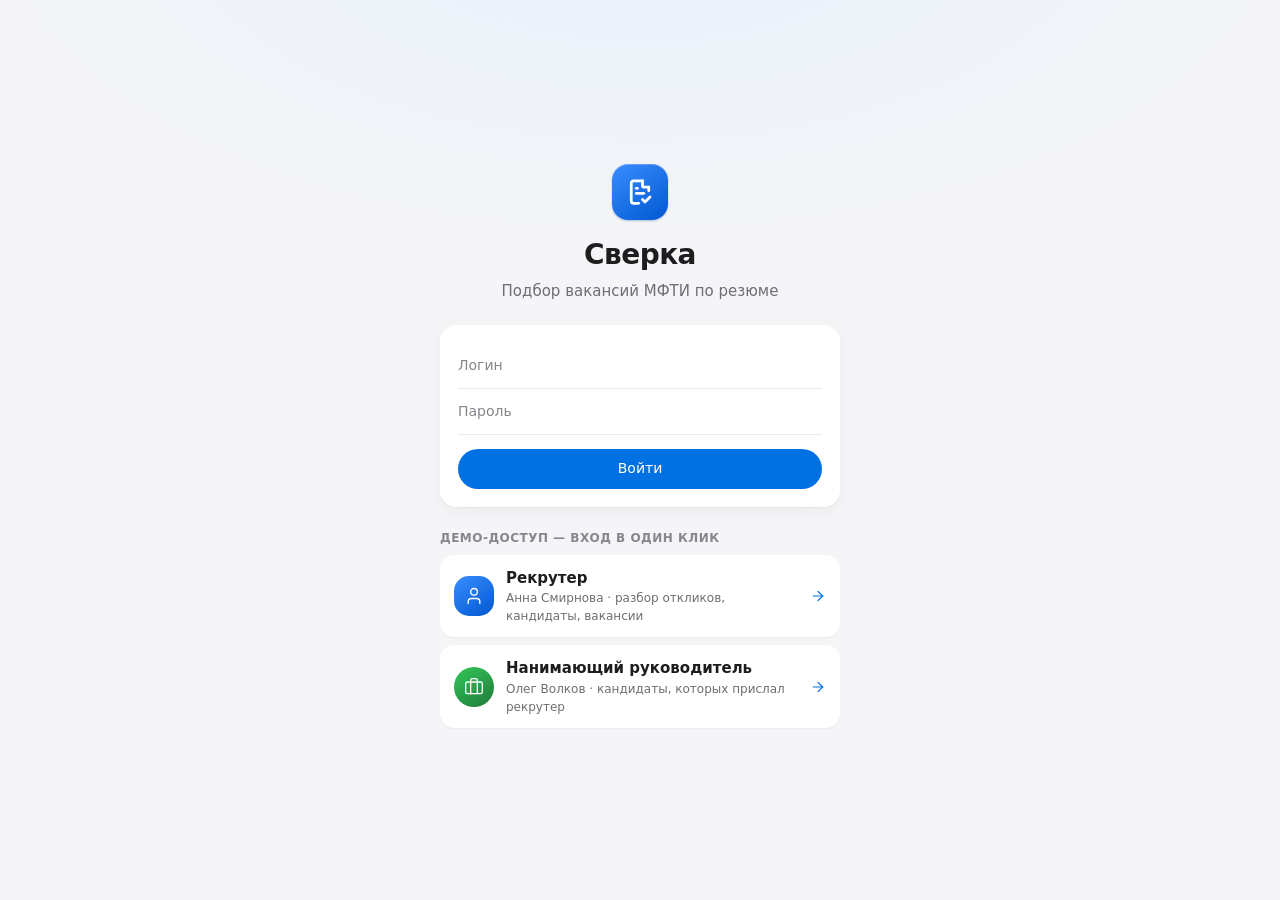
<file: design/mockup.html>
<!doctype html>
<html lang="ru">
<head>
<meta charset="utf-8">
<meta name="viewport" content="width=device-width, initial-scale=1">
<title>Сверка — макет</title>
<style>
:root{
  --bg:#f5f5f7; --surface:#fff; --fg:#1d1d1f; --fg2:#6e6e73; --fg3:#86868b;
  --line:rgba(0,0,0,.08); --accent:#0071e3; --accent-soft:#e8f1fc;
  --full:#1f7a3a; --full-bg:#e6f4ea; --part:#9a5b00; --part-bg:#fff3e0;
  --no:#c4001a; --no-bg:#fdecee; --unk:#5b5b60; --unk-bg:#efeff4;
  --hl:#fff4c2; --radius:16px;
  --spring:cubic-bezier(.2,.8,.2,1);
}
*{box-sizing:border-box;margin:0;padding:0}
body{background:var(--bg);color:var(--fg);font:15px/1.5 -apple-system,BlinkMacSystemFont,"SF Pro Text",Inter,system-ui,sans-serif;-webkit-font-smoothing:antialiased}
button{font:inherit;color:inherit;background:none;border:0;cursor:pointer}
.num{font-variant-numeric:tabular-nums}
.i{width:16px;height:16px;flex:none;fill:none;stroke:currentColor;stroke-width:1.8;stroke-linecap:round;stroke-linejoin:round}
.i-sm{width:13px;height:13px}
.i-lg{width:20px;height:20px}
.c-full{color:var(--full)} .c-part{color:var(--part)} .c-acc{color:var(--accent)} .c-no{color:var(--no)}

/* Верхняя панель — полупрозрачный материал */
.bar{position:sticky;top:0;z-index:10;display:flex;align-items:center;gap:12px;height:56px;padding:0 24px;
  background:rgba(245,245,247,.72);backdrop-filter:blur(20px) saturate(180%);-webkit-backdrop-filter:blur(20px) saturate(180%);
  border-bottom:1px solid var(--line)}
.logo{display:flex;align-items:center;gap:9px;font-weight:600;font-size:17px;letter-spacing:-.01em}
.mark{width:28px;height:28px;border-radius:8px;display:grid;place-items:center;color:#fff;
  background:linear-gradient(145deg,#3a8dff,#0058d0);box-shadow:0 1px 2px rgba(0,60,160,.3),inset 0 1px 0 rgba(255,255,255,.25)}
.mark .i{width:17px;height:17px;stroke-width:2.2}
.nav{display:flex;gap:4px;margin-left:18px}
.nav button{position:relative;display:flex;align-items:center;gap:7px;height:34px;padding:0 14px;border-radius:9px;font-size:14px;font-weight:500;color:var(--fg2);transition:background .2s,color .2s}
.nav button:hover{color:var(--fg);background:rgba(0,0,0,.04)}
.nav button[aria-current=page]{color:var(--fg);background:rgba(0,0,0,.07)}
.badge{min-width:18px;height:18px;padding:0 5px;border-radius:9px;background:var(--part);color:#fff;font-size:11px;font-weight:600;line-height:18px;text-align:center}
.badge:empty{display:none}
.spacer{flex:1}
.back{display:inline-flex;align-items:center;gap:4px;font-size:14px;color:var(--accent);padding:4px 6px;margin:-4px -6px 6px;border-radius:7px}
.back:hover{background:var(--accent-soft)}
.seg{display:flex;background:rgba(0,0,0,.06);border-radius:9px;padding:2px}
.seg button{display:flex;align-items:center;gap:6px;padding:6px 14px;border-radius:7px;font-size:13px;font-weight:500;color:var(--fg2);transition:background .2s,color .2s}
.seg button[aria-pressed=true]{background:#fff;color:var(--fg);box-shadow:0 1px 3px rgba(0,0,0,.12)}
.btn{display:inline-flex;align-items:center;gap:6px;height:32px;white-space:nowrap;flex:none;padding:0 14px;border-radius:980px;font-size:13px;font-weight:500;transition:transform .1s ease-out,background .2s}
.btn:active{transform:scale(.97)}
.btn-primary{background:var(--accent);color:#fff}
.btn-primary:hover{background:#0077ed}
.btn-ghost{background:rgba(0,0,0,.05)}
.btn-ghost:hover{background:rgba(0,0,0,.08)}
.btn-white{background:#fff;color:var(--accent);box-shadow:0 1px 2px rgba(0,0,0,.06)}
.mock-tag{font-size:11px;color:var(--fg3);border:1px solid var(--line);border-radius:6px;padding:2px 6px}

.wrap{display:grid;grid-template-columns:minmax(0,1fr) 400px;gap:24px;max-width:1360px;margin:0 auto;padding:24px}
.left>*+*,#top>*+*{margin-top:16px}
[hidden]{display:none!important}

/* Шапка */
.head{display:flex;align-items:center;gap:14px}
.avatar{width:52px;height:52px;border-radius:50%;flex:none;display:grid;place-items:center;color:#fff;background:linear-gradient(145deg,#a1a1aa,#6e6e73)}
.avatar.blue{border-radius:15px;background:linear-gradient(145deg,#3a8dff,#0058d0)}
.avatar .i{width:26px;height:26px;stroke-width:1.6}
.head .who{flex:1;min-width:0}
.head h1{font-size:28px;line-height:1.1;letter-spacing:-.02em;font-weight:700}
.sub{display:flex;flex-wrap:wrap;align-items:center;gap:6px 14px;color:var(--fg2);margin-top:5px;font-size:14px}
.sub span{display:inline-flex;align-items:center;gap:5px}
.side{display:flex;flex-direction:column;align-items:flex-end;gap:10px}
.switch{display:flex;align-items:center;gap:8px;font-size:13px;color:var(--fg2);white-space:nowrap}
.tog{width:38px;height:22px;border-radius:11px;background:#d1d1d6;position:relative;transition:background .25s var(--spring)}
.tog::after{content:"";position:absolute;top:2px;left:2px;width:18px;height:18px;border-radius:50%;background:#fff;box-shadow:0 1px 3px rgba(0,0,0,.2);transition:transform .3s var(--spring)}
.tog[aria-checked=true]{background:#34c759}
.tog[aria-checked=true]::after{transform:translateX(16px)}
.avs{display:flex;gap:6px}
.av{width:30px;height:30px;border-radius:50%;background:#e5e5ea;color:var(--fg2);font-size:12px;font-weight:600;display:grid;place-items:center;transition:box-shadow .2s,background .2s}
.av:hover{background:#dcdce1}
.av[aria-pressed=true]{background:#fff;color:var(--accent);box-shadow:0 0 0 2px var(--accent)}

/* Плашки-подсказки */
.callout{display:flex;gap:12px;align-items:center;border-radius:var(--radius);padding:14px 16px;
  background:linear-gradient(120deg,#eaf2fd 0%,#eeeefc 100%);border:1px solid rgba(0,113,227,.12)}
.callout b{font-weight:600}
.callout .ico{flex:none;width:28px;height:28px;border-radius:50%;background:var(--accent);color:#fff;display:grid;place-items:center;box-shadow:0 2px 6px rgba(0,113,227,.3)}
.callout .btn{margin-left:auto;flex:none}

/* Карточки и рейтинг */
.card{background:var(--surface);border-radius:var(--radius);box-shadow:0 1px 2px rgba(0,0,0,.04),0 6px 20px rgba(0,0,0,.04)}
.rank{overflow:hidden}
.rrow{display:grid;grid-template-columns:40px minmax(0,1fr) 150px 120px;align-items:center;gap:16px;width:100%;text-align:left;padding:14px 18px;border-top:1px solid var(--line);transition:background .15s}
.rrow:first-child{border-top:0}
.rrow:hover{background:rgba(0,0,0,.02)}
.rrow[aria-selected=true]{background:#f7f9fd;box-shadow:inset 3px 0 0 var(--accent)}
.rrow.close{box-shadow:inset 3px 0 0 #b9cdf0}
.rrow.close[aria-selected=true]{box-shadow:inset 3px 0 0 var(--accent)}
.tile{width:40px;height:40px;border-radius:11px;display:grid;place-items:center;position:relative}
.tile.round{border-radius:50%}
.tile .i{width:19px;height:19px}
.tile em{position:absolute;right:-5px;top:-5px;min-width:18px;height:18px;border-radius:9px;background:#fff;color:var(--fg2);font:600 11px/18px -apple-system,system-ui,sans-serif;text-align:center;font-style:normal;box-shadow:0 1px 3px rgba(0,0,0,.15)}
.t-ok{background:var(--full-bg);color:var(--full)} .t-mid{background:var(--part-bg);color:var(--part)} .t-bad{background:var(--unk-bg);color:var(--unk)}
.rrow .t{font-weight:600}
.meta{display:flex;flex-wrap:wrap;gap:4px 12px;font-size:13px;color:var(--fg2)}
.meta span{display:inline-flex;align-items:center;gap:4px}
.meta .bl{color:var(--no)} .meta .ex{color:var(--accent)} .meta .cl{color:var(--part)}
.score{display:flex;align-items:center;gap:10px}
.score .n{font-size:22px;font-weight:600;letter-spacing:-.02em;width:34px}
.range{position:relative;flex:1;height:6px;background:#ececf0;border-radius:3px}
.range i{position:absolute;top:0;bottom:0;background:rgba(0,113,227,.22);border-radius:3px}
.range b{position:absolute;top:-3px;width:3px;height:12px;border-radius:2px;background:var(--accent)}
.lbl{display:block;font-size:11px;color:var(--fg3);margin-top:3px}
.verdict{justify-self:end;display:inline-flex;align-items:center;gap:5px;font-size:12px;font-weight:600;padding:4px 10px;border-radius:980px;white-space:nowrap}
.v-ok{background:var(--full-bg);color:var(--full)} .v-mid{background:var(--part-bg);color:var(--part)} .v-bad{background:var(--unk-bg);color:var(--unk)}

/* Обзор: тепловая карта */
.heat{padding:14px 18px 12px}
.heat-h{display:flex;align-items:center;justify-content:space-between;gap:12px;font-size:13px;color:var(--fg2);margin-bottom:8px}
.heat-h b{color:var(--fg);font-size:15px;font-weight:600;display:inline-flex;align-items:center;gap:7px}
.legend{display:flex;gap:12px;font-size:12px}
.legend span{display:inline-flex;align-items:center;gap:5px}
.legend i{width:10px;height:10px;border-radius:3px;display:inline-block}
.hg{display:grid;grid-template-columns:minmax(0,1fr) repeat(4,72px);gap:4px 6px;align-items:center}
.hg .ch{font-size:12px;color:var(--fg3);text-align:center;font-weight:600}
.hname{display:flex;align-items:center;gap:8px;text-align:left;padding:8px 10px;border-radius:10px;font-weight:500;font-size:14px;transition:background .15s}
.hname:hover{background:#f5f5f7}
.hname.on{background:#f7f9fd;color:var(--accent)}
.hcell{height:36px;border-radius:9px;font-weight:600;font-size:14px;display:grid;place-items:center;transition:transform .15s var(--spring),box-shadow .15s}
.hcell:hover{transform:scale(1.04)}
.hcell.on{box-shadow:0 0 0 2px var(--accent)}
.hcell.s-full{background:var(--full-bg);color:var(--full)} .hcell.s-partial{background:var(--part-bg);color:var(--part)} .hcell.s-unknown{background:var(--unk-bg);color:var(--unk)}

/* Разбор близких */
.pair{padding:18px}
.pair h3{display:flex;align-items:center;gap:8px;font-size:17px;letter-spacing:-.01em}
.pair .lead{color:var(--fg2);margin:4px 0 8px;font-size:14px}
.vs{display:grid;grid-template-columns:1fr auto 1fr;gap:10px;align-items:center;margin:10px 0 6px}
.vs .side-c{display:flex;align-items:center;gap:10px;padding:10px 12px;border-radius:12px;background:#f7f7f9}
.vs .side-c.win{background:var(--full-bg)}
.vs .vs-n{font-size:20px;font-weight:600;margin-left:auto}
.vs .mid{font-size:12px;font-weight:600;color:var(--fg3)}
.agree{display:flex;align-items:center;gap:8px;font-size:12px;color:var(--fg2);margin:8px 0 2px}
.agree .dots{display:flex;gap:3px}
.agree .dots i{width:8px;height:8px;border-radius:50%;background:#e0e0e5}
.agree .dots i.y{background:var(--full)}

/* Кратко */
.summary{padding:16px 18px 14px}
.sum-h{display:flex;align-items:center;gap:8px;font-size:15px;font-weight:600}
.sum-h .of{font-weight:400;color:var(--fg2);font-size:13px}
.sum-cols{display:grid;grid-template-columns:1fr 1fr;gap:6px 28px;margin-top:6px}
.h3{display:flex;align-items:center;gap:7px;font-size:13px;font-weight:600;color:var(--fg2);margin-top:8px}
.pt{display:flex;gap:9px;align-items:flex-start;width:100%;text-align:left;padding:7px 8px;margin:0 -8px;border-radius:9px;font-size:14px;transition:background .15s}
.pt:hover{background:#f5f5f7}
.pt>.i{margin-top:3px}
.pt.on{background:var(--hl)}
.ref{font:600 11px/1 ui-monospace,SFMono-Regular,monospace;color:var(--accent);background:var(--accent-soft);border-radius:5px;padding:3px 5px;margin-left:6px}
.rec{display:flex;gap:10px;background:#f7f9fd;border-radius:12px;padding:12px 14px;margin:8px 0 2px;font-size:14px}
.rec .i{margin-top:3px}

/* Вкладки */
.detail{padding:6px 0 8px}
.tabs{display:flex;gap:4px;padding:8px 14px 0}
.tabs button{display:flex;align-items:center;gap:6px;padding:8px 12px;border-radius:9px;font-size:14px;font-weight:500;color:var(--fg2);transition:background .15s,color .15s}
.tabs button:hover{color:var(--fg)}
.tabs button[aria-selected=true]{color:var(--fg);background:rgba(0,0,0,.05)}
.tabs .cnt{font-size:11px;font-weight:600;color:var(--fg3);background:rgba(0,0,0,.05);border-radius:6px;padding:0 5px}
.pane{padding:4px 18px 10px}
.pane.enter{animation:enter .28s var(--spring)}
@keyframes enter{from{opacity:0;transform:translateY(4px)}to{opacity:1;transform:none}}
.why{font-size:13px;color:var(--fg2);padding:10px 0 4px}
.why b{color:var(--fg);font-weight:600}
.grp{font-size:12px;font-weight:600;color:var(--fg3);text-transform:uppercase;letter-spacing:.04em;padding:16px 0 6px}
.req{display:grid;grid-template-columns:118px minmax(0,1fr);gap:14px;width:100%;text-align:left;padding:10px;margin:0 -10px;border-radius:11px;transition:background .15s}
.req:hover,.req.on{background:#f5f5f7}
.req .txt{font-weight:500}
.req .q{font-size:13px;color:var(--fg2);margin-top:2px}
.req .q code{font:600 11px/1 ui-monospace,SFMono-Regular,monospace;color:var(--fg3);margin-right:4px}
.req .q .ask{display:inline-flex;align-items:center;gap:4px;color:var(--accent)}
.flag{display:inline-flex;align-items:center;gap:3px;font-size:11px;font-weight:500;color:var(--fg2);background:#f0f0f3;border-radius:5px;padding:1px 6px;margin-left:6px;vertical-align:1px}
.flag.plus{background:var(--accent-soft);color:var(--accent)}
.flag.warn{background:var(--part-bg);color:var(--part)}
.st{display:inline-flex;align-items:center;gap:5px;height:24px;padding:0 9px 0 7px;border-radius:7px;font-size:12px;font-weight:600;white-space:nowrap;align-self:start}
.st .i{width:13px;height:13px;stroke-width:2.4}
.s-full{color:var(--full);background:var(--full-bg)} .s-partial{color:var(--part);background:var(--part-bg)}
.s-no{color:var(--no);background:var(--no-bg)} .s-unknown{color:var(--unk);background:var(--unk-bg)}
.list{list-style:none;padding:4px 0}
.list li{display:flex;gap:10px;align-items:flex-start;padding:9px 0;border-top:1px solid var(--line);font-size:14px}
.list li:first-child{border-top:0}
.list li>.i{margin-top:3px}
.letter{white-space:pre-wrap;background:#fafafc;border:1px solid var(--line);border-radius:12px;padding:16px;font-size:14px;margin-top:10px}
.actions{display:flex;align-items:center;gap:8px;margin-top:12px}
.stub{display:flex;gap:10px;align-items:center;color:var(--fg2);font-size:14px;padding:16px 0}

/* База */
.stats{display:grid;grid-template-columns:repeat(4,1fr);gap:12px}
.stat{padding:14px 16px}
.stat .k{display:flex;align-items:center;gap:6px;font-size:13px;color:var(--fg2)}
.stat .v{font-size:28px;font-weight:700;letter-spacing:-.02em;margin-top:2px}
.stat.warn .v{color:var(--part)}
.queue{padding:14px 18px}
.qh{display:flex;align-items:center;gap:10px;font-size:14px}
.qh b{font-weight:600}
.qh .btn{margin-left:auto}
.bar2{height:6px;border-radius:3px;background:#ececf0;overflow:hidden;margin:10px 0 8px;display:flex}
.bar2 i{height:100%}
.qfiles{display:flex;flex-wrap:wrap;gap:6px}
.qf{display:inline-flex;align-items:center;gap:5px;font-size:12px;padding:3px 8px;border-radius:7px;background:#f5f5f7;color:var(--fg2)}
.qf.ok{background:var(--full-bg);color:var(--full)} .qf.err{background:var(--no-bg);color:var(--no)} .qf.run{background:var(--accent-soft);color:var(--accent)}
.tools{display:flex;align-items:center;gap:10px;padding:12px 14px;border-bottom:1px solid var(--line)}
.search{display:flex;align-items:center;gap:8px;flex:0 1 240px;min-width:170px;white-space:nowrap;overflow:hidden;height:34px;padding:0 12px;border-radius:10px;background:#f2f2f5;color:var(--fg3);font-size:14px}
.chips{display:flex;gap:6px;flex-wrap:wrap}
.chip{height:30px;padding:0 12px;border-radius:980px;font-size:13px;font-weight:500;color:var(--fg2);background:#f2f2f5;display:inline-flex;align-items:center;gap:6px;transition:background .15s}
.chip .num{font-size:11px;color:var(--fg3)}
.chip[aria-pressed=true]{background:var(--fg);color:#fff}
.chip[aria-pressed=true] .num{color:rgba(255,255,255,.6)}
.crow{display:grid;grid-template-columns:40px minmax(0,1fr) 210px 120px 104px;align-items:center;gap:14px;width:100%;text-align:left;padding:12px 16px;border-top:1px solid var(--line);transition:background .15s}
.crow:first-child{border-top:0}
.crow:hover{background:rgba(0,0,0,.02)}
.crow[aria-selected=true]{background:#f7f9fd;box-shadow:inset 3px 0 0 var(--accent)}
.crow .best{font-size:13px;color:var(--fg2);display:flex;align-items:center;gap:6px;min-width:0}
.crow .best b{color:var(--fg);font-weight:600;font-size:15px}
.crow .best span{overflow:hidden;text-overflow:ellipsis;white-space:nowrap}
.pill{justify-self:start;display:inline-flex;align-items:center;gap:5px;font-size:12px;font-weight:600;padding:3px 9px;border-radius:980px;white-space:nowrap}
.p-new{background:var(--accent-soft);color:var(--accent)} .p-rev{background:#f2f2f5;color:var(--fg2)} .p-inv{background:var(--full-bg);color:var(--full)}
.p-res{background:#f1ecfb;color:#6b3fc4} .p-rej{background:var(--unk-bg);color:var(--unk)}
.reply{justify-self:end}
.wait{display:inline-flex;align-items:center;gap:4px;font-size:12px;color:var(--part)}
/* Карточка кандидата справа */
.ccard{padding:16px 18px}
.ccard .ch1{display:flex;align-items:center;gap:12px}
.ccard .ch1 .avatar{width:44px;height:44px}
.ccard .ch1 .avatar .i{width:22px;height:22px}
.doc .ccard h2{display:block;font-size:19px;letter-spacing:-.01em;color:var(--fg);padding:0;font-weight:700}
.ccard .sec{font-size:12px;font-weight:600;color:var(--fg3);text-transform:uppercase;letter-spacing:.04em;margin:16px 0 6px}
.ev{display:grid;grid-template-columns:auto 1fr auto;gap:8px;align-items:center;padding:6px 0;font-size:14px}
.ev .n{font-weight:600}
.tl{position:relative;padding-left:18px}
.tl::before{content:"";position:absolute;left:5px;top:6px;bottom:6px;width:2px;background:#ececf0;border-radius:1px}
.tli{position:relative;padding:5px 0;font-size:13px}
.tli::before{content:"";position:absolute;left:-17px;top:11px;width:10px;height:10px;border-radius:50%;background:#fff;border:2px solid #c7c7cc}
.tli.acc::before{border-color:var(--accent)}
.tli time{color:var(--fg3);font-size:12px;margin-right:6px}
.cactions{display:flex;gap:8px;flex-wrap:wrap;margin-top:14px}
.btn-danger{color:var(--no);background:var(--no-bg)}
/* Лист быстрого ответа */
.scrim{position:fixed;inset:0;background:rgba(0,0,0,.18);z-index:20;display:grid;place-items:center;animation:fade .2s}
@keyframes fade{from{opacity:0}}
.sheet{width:min(620px,calc(100vw - 32px));background:#fff;border-radius:20px;box-shadow:0 20px 60px rgba(0,0,0,.2);padding:20px 22px;animation:rise .32s var(--spring)}
@keyframes rise{from{opacity:0;transform:translateY(12px) scale(.98)}}
.sheet h3{display:flex;align-items:center;gap:8px;font-size:18px}
.sheet .seg{margin:14px 0 4px;width:max-content}
.fld{display:grid;grid-template-columns:56px 1fr;align-items:center;gap:10px;border-bottom:1px solid var(--line);padding:6px 0;font-size:14px}
.fld span{color:var(--fg3)}
.fld input{font:inherit;border:0;outline:0;padding:6px 0;background:none;color:var(--fg)}
.ed{width:100%;min-height:190px;margin-top:10px;font:inherit;font-size:14px;line-height:1.5;padding:14px;border:1px solid var(--line);border-radius:12px;background:#fafafc;resize:vertical;outline:0;transition:border-color .15s,box-shadow .15s}
.ed:focus,.fld:focus-within{border-color:var(--accent)}
.ed:focus{box-shadow:0 0 0 3px rgba(0,113,227,.15);background:#fff}
.hint{font-size:12px;color:var(--fg3);margin-top:6px}
.alert{width:min(360px,calc(100vw - 32px));background:rgba(255,255,255,.96);backdrop-filter:blur(20px);border-radius:18px;box-shadow:0 20px 60px rgba(0,0,0,.22);padding:22px 20px 16px;text-align:center;animation:rise .28s var(--spring)}
.alert .ai{width:44px;height:44px;border-radius:50%;display:grid;place-items:center;margin:0 auto 10px}
.alert .ai .i{width:22px;height:22px}
.alert h3{font-size:17px;letter-spacing:-.01em}
.alert p{font-size:13px;color:var(--fg2);margin:6px 0 16px}
.alert .row{display:grid;grid-template-columns:1fr 1fr;gap:8px}
.alert .btn{justify-content:center;height:36px}
.btn-red{background:var(--no);color:#fff}
.toast{position:fixed;left:50%;bottom:24px;transform:translateX(-50%);z-index:30;display:flex;align-items:center;gap:12px;background:rgba(29,29,31,.92);color:#fff;border-radius:14px;padding:10px 12px 10px 16px;font-size:14px;box-shadow:0 10px 30px rgba(0,0,0,.25);animation:rise .3s var(--spring)}
.toast button{color:#64b5ff;font-weight:600;padding:4px 8px;border-radius:7px}
.sheet .actions{justify-content:flex-end}

/* Окно загрузки */
.drop{margin-top:14px;border:1.5px dashed #c7c7cc;border-radius:16px;padding:26px 16px;text-align:center;background:#fafafc;transition:border-color .2s,background .2s}
.drop:hover{border-color:var(--accent);background:#f5f9ff}
.drop .di{width:48px;height:48px;border-radius:14px;margin:0 auto 10px;display:grid;place-items:center;background:var(--accent-soft);color:var(--accent)}
.drop .di .i{width:24px;height:24px}
.drop b{display:block;font-size:15px}
.drop small{display:block;color:var(--fg3);font-size:12px;margin-top:4px}
.sel{font:inherit;border:0;outline:0;background:none;color:var(--fg);padding:6px 0}
.or{display:flex;align-items:center;gap:10px;color:var(--fg3);font-size:12px;margin:14px 0 4px}
.or::before,.or::after{content:"";flex:1;height:1px;background:var(--line)}
.mipt{display:flex;align-items:center;gap:12px;width:100%;text-align:left;padding:12px 14px;border-radius:14px;background:linear-gradient(120deg,#eaf2fd,#eeeefc);border:1px solid rgba(0,113,227,.12)}
.mipt .di{width:36px;height:36px;border-radius:10px;display:grid;place-items:center;background:var(--accent);color:#fff;flex:none}
.mipt small{display:block;color:var(--fg2);font-size:12px}
.vlist{max-height:180px;overflow:auto;margin-top:8px;border:1px solid var(--line);border-radius:12px}
.vli{display:flex;align-items:center;gap:10px;padding:8px 12px;border-top:1px solid var(--line);font-size:14px}
.vli:first-child{border-top:0}
.vli input{accent-color:var(--accent);width:16px;height:16px}
.vli small{margin-left:auto;color:var(--fg3);font-size:12px}

/* Разбор потока */
.buckets{display:flex;gap:8px;flex-wrap:wrap}
.bk{display:flex;align-items:center;gap:8px;height:38px;padding:0 14px;border-radius:12px;background:#fff;box-shadow:0 1px 2px rgba(0,0,0,.05);font-weight:500;font-size:14px;color:var(--fg2);transition:box-shadow .2s,color .2s}
.bk .num{font-weight:700;color:var(--fg)}
.bk[aria-pressed=true]{color:var(--fg);box-shadow:0 0 0 2px var(--accent)}
.prog{height:4px;border-radius:2px;background:#e5e5ea;overflow:hidden;margin-top:12px}
.prog i{display:block;height:100%;background:var(--accent);transition:width .4s var(--spring)}
.tcard{padding:20px 22px}
.tc-top{display:flex;align-items:flex-start;gap:14px}
.tc-top h2{font-size:22px;letter-spacing:-.02em}
.tc-nav{margin-left:auto;display:flex;align-items:center;gap:6px;color:var(--fg3);font-size:13px}
.tc-nav button{width:30px;height:30px;border-radius:9px;background:#f2f2f5;display:grid;place-items:center}
.tc-best{display:grid;grid-template-columns:auto 1fr auto;gap:14px;align-items:center;margin:16px 0 4px;padding:14px 16px;border-radius:14px;background:#f7f9fd}
.tc-best .big{font-size:34px;font-weight:700;letter-spacing:-.03em;line-height:1}
.why-here{display:flex;align-items:center;gap:8px;font-size:13px;color:var(--part);background:var(--part-bg);border-radius:10px;padding:8px 12px;margin-top:10px}
.why-here.ok{color:var(--full);background:var(--full-bg)}
.pc{display:grid;grid-template-columns:1fr 1fr;gap:4px 24px;margin-top:10px}
.decide{display:grid;grid-template-columns:repeat(4,1fr);gap:8px;margin-top:18px}
.dbtn{display:flex;flex-direction:column;align-items:flex-start;gap:4px;padding:12px 14px;border-radius:14px;background:#f2f2f5;text-align:left;transition:transform .1s ease-out,background .2s,box-shadow .2s}
.dbtn:active{transform:scale(.98)}
.dbtn:hover{background:#ebebf0}
.dbtn b{display:flex;align-items:center;gap:7px;font-size:14px}
.dbtn small{font-size:12px;color:var(--fg3)}
.dbtn kbd{margin-left:auto;font:600 11px/1 ui-monospace,monospace;color:var(--fg3);border:1px solid #d1d1d6;border-bottom-width:2px;border-radius:5px;padding:2px 5px}
.dbtn.sug{background:var(--accent-soft);box-shadow:inset 0 0 0 1.5px rgba(0,113,227,.35)}
.dbtn.sug small{color:var(--accent)}
.trow{display:grid;grid-template-columns:24px 40px minmax(0,1fr) 70px 200px;align-items:center;gap:14px;padding:12px 16px;border-top:1px solid var(--line)}
.trow:first-child{border-top:0}
.trow input{width:17px;height:17px;accent-color:var(--accent)}
.trow .rs{font-size:13px;color:var(--fg2)}
.tfoot{display:flex;align-items:center;gap:10px;padding:12px 16px;border-top:1px solid var(--line);background:#fafafc;border-radius:0 0 var(--radius) var(--radius)}
.tfoot .btn{margin-left:auto}
.spot{display:flex;align-items:center;gap:12px;padding:14px 16px;border-radius:var(--radius);background:#fff;border:1.5px dashed #c7c7cc}
.spot .btn{flex:none}
.done-chip{display:inline-flex;align-items:center;gap:5px;font-size:12px;font-weight:600;color:var(--fg2)}
/* Пакет для заказчика */
.cmp{width:100%;border-collapse:separate;border-spacing:0;margin-top:12px;font-size:13px}
.cmp th{text-align:left;font-weight:600;color:var(--fg2);padding:8px 10px;border-bottom:1px solid var(--line)}
.cmp td{padding:7px 10px;border-bottom:1px solid var(--line)}
.cmp td.c,.cmp th.c{text-align:center}
.cmp .st{height:22px}
.picks{display:flex;gap:8px;flex-wrap:wrap;margin-top:12px}
.pick{display:inline-flex;align-items:center;gap:7px;height:34px;padding:0 12px;border-radius:10px;background:#f2f2f5;font-size:14px}
.pick input{accent-color:var(--accent)}
/* Ответы кандидата */
.qa{display:flex;align-items:center;gap:8px;margin-top:8px;flex-wrap:wrap}
.qa .seg{margin:0}
.qa .eff{font-size:12px;color:var(--fg2)}
.qa .eff b{color:var(--accent)}
.qa input{flex:1;min-width:160px;font:inherit;font-size:13px;border:0;border-bottom:1px solid var(--line);padding:5px 2px;outline:0;background:none}

/* Вход */
.login{position:fixed;inset:0;z-index:40;display:grid;place-items:center;background:radial-gradient(1200px 600px at 50% -10%,#e8f1fc 0%,var(--bg) 60%)}
.lg{width:min(400px,calc(100vw - 32px));text-align:center}
.lg .mark{width:56px;height:56px;border-radius:16px;margin:0 auto 14px}
.lg .mark .i{width:30px;height:30px}
.lg h1{font-size:28px;letter-spacing:-.02em}
.lg .tag{color:var(--fg2);margin:4px 0 22px}
.lgc{padding:18px;text-align:left}
.lgc .fld{grid-template-columns:70px 1fr}
.lgc .btn{width:100%;justify-content:center;height:40px;margin-top:14px;font-size:14px}
.demo-h{font-size:12px;font-weight:600;color:var(--fg3);text-transform:uppercase;letter-spacing:.04em;margin:22px 0 8px;text-align:left}
.role{display:flex;align-items:center;gap:12px;width:100%;text-align:left;padding:12px 14px;border-radius:14px;background:#fff;box-shadow:0 1px 2px rgba(0,0,0,.05);margin-bottom:8px;transition:box-shadow .2s,transform .1s ease-out}
.role:hover{box-shadow:0 0 0 2px var(--accent)}
.role:active{transform:scale(.99)}
.role .avatar{width:40px;height:40px}
.role .avatar .i{width:20px;height:20px}
.role small{display:block;color:var(--fg2);font-size:12px}
.role .go{margin-left:auto;color:var(--accent)}
.me{display:flex;align-items:center;gap:8px;font-size:13px;color:var(--fg2);margin-left:6px}
.me .avatar{width:28px;height:28px}
.me .avatar .i{width:15px;height:15px}
.me button{color:var(--accent);font-size:13px}

/* Текст резюме */
.doc{position:sticky;top:80px;max-height:calc(100vh - 104px);overflow:auto;padding:14px 0;align-self:start}
.doc h2{display:flex;align-items:center;gap:7px;font-size:13px;font-weight:600;color:var(--fg2);padding:0 18px 8px}
.blk{font-size:11px;font-weight:600;color:var(--fg3);text-transform:uppercase;letter-spacing:.04em;padding:12px 18px 4px}
.ln{display:grid;grid-template-columns:30px 1fr;gap:6px;padding:3px 18px;font-size:13px;line-height:1.45;transition:background .35s var(--spring)}
.ln > span:first-child{color:#c7c7cc;font-variant-numeric:tabular-nums;text-align:right}
.ln.hl{background:var(--hl)}
.ln.hl mark{background:#ffe27a;border-radius:3px}
mark{background:none;color:inherit}
.mask{display:inline-flex;align-items:center;gap:4px;background:#ececf0;color:var(--fg2);border-radius:5px;padding:0 6px;font-size:12px}

@media (max-width:980px){.wrap{grid-template-columns:1fr}.doc{position:static;max-height:none}.rrow{grid-template-columns:40px 1fr 90px}.rrow .verdict{display:none}.sum-cols{grid-template-columns:1fr}.hg{grid-template-columns:minmax(0,1fr) repeat(4,44px)}}
@media (prefers-reduced-motion:reduce){*{transition:none!important;animation:none!important}}
@media (prefers-reduced-transparency:reduce){.bar{background:var(--bg);backdrop-filter:none}}
</style>
</head>
<body>
<!-- Иконки: линейный набор в стиле Lucide (ISC) -->
<svg width="0" height="0" style="position:absolute" aria-hidden="true">
 <symbol id="i-logo" viewBox="0 0 24 24"><path d="M14 3H7a2 2 0 0 0-2 2v14a2 2 0 0 0 2 2h4"/><path d="M14 3v4a1 1 0 0 0 1 1h4"/><path d="M19 8v3"/><path d="m14 18 2 2 4-4"/><path d="M9 9h1"/><path d="M9 13h6"/></symbol>
 <symbol id="i-upload" viewBox="0 0 24 24"><path d="M21 15v4a2 2 0 0 1-2 2H5a2 2 0 0 1-2-2v-4"/><path d="m17 8-5-5-5 5"/><path d="M12 3v12"/></symbol>
 <symbol id="i-download" viewBox="0 0 24 24"><path d="M21 15v4a2 2 0 0 1-2 2H5a2 2 0 0 1-2-2v-4"/><path d="m7 10 5 5 5-5"/><path d="M12 15V3"/></symbol>
 <symbol id="i-user" viewBox="0 0 24 24"><path d="M19 21v-2a4 4 0 0 0-4-4H9a4 4 0 0 0-4 4v2"/><circle cx="12" cy="7" r="4"/></symbol>
 <symbol id="i-users" viewBox="0 0 24 24"><path d="M16 21v-2a4 4 0 0 0-4-4H6a4 4 0 0 0-4 4v2"/><circle cx="9" cy="7" r="4"/><path d="M22 21v-2a4 4 0 0 0-3-3.87"/><path d="M16 3.13a4 4 0 0 1 0 7.75"/></symbol>
 <symbol id="i-brief" viewBox="0 0 24 24"><path d="M16 20V4a2 2 0 0 0-2-2h-4a2 2 0 0 0-2 2v16"/><rect width="20" height="14" x="2" y="6" rx="2"/></symbol>
 <symbol id="i-file" viewBox="0 0 24 24"><path d="M15 2H6a2 2 0 0 0-2 2v16a2 2 0 0 0 2 2h12a2 2 0 0 0 2-2V7Z"/><path d="M14 2v4a2 2 0 0 0 2 2h4"/><path d="M16 13H8"/><path d="M16 17H8"/><path d="M10 9H8"/></symbol>
 <symbol id="i-pin" viewBox="0 0 24 24"><path d="M20 10c0 5-5.5 10.2-7.4 11.8a1 1 0 0 1-1.2 0C9.5 20.2 4 15 4 10a8 8 0 0 1 16 0"/><circle cx="12" cy="10" r="3"/></symbol>
 <symbol id="i-cal" viewBox="0 0 24 24"><rect width="18" height="18" x="3" y="4" rx="2"/><path d="M16 2v4"/><path d="M8 2v4"/><path d="M3 10h18"/></symbol>
 <symbol id="i-clock" viewBox="0 0 24 24"><circle cx="12" cy="12" r="9"/><path d="M12 7v5l3 2"/></symbol>
 <symbol id="i-arrow" viewBox="0 0 24 24"><path d="M5 12h14"/><path d="m12 5 7 7-7 7"/></symbol>
 <symbol id="i-check" viewBox="0 0 24 24"><path d="M20 6 9 17l-5-5"/></symbol>
 <symbol id="i-half" viewBox="0 0 24 24"><circle cx="12" cy="12" r="8"/><path d="M12 4a8 8 0 0 1 0 16Z" fill="currentColor" stroke="none"/></symbol>
 <symbol id="i-x" viewBox="0 0 24 24"><path d="M18 6 6 18"/><path d="m6 6 12 12"/></symbol>
 <symbol id="i-help" viewBox="0 0 24 24"><path d="M9.1 9a3 3 0 0 1 5.8 1c0 2-3 3-3 3"/><path d="M12 17h.01"/></symbol>
 <symbol id="i-lock" viewBox="0 0 24 24"><rect width="18" height="11" x="3" y="11" rx="2"/><path d="M7 11V7a5 5 0 0 1 10 0v4"/></symbol>
 <symbol id="i-up" viewBox="0 0 24 24"><path d="M7 17 17 7"/><path d="M7 7h10v10"/></symbol>
 <symbol id="i-list" viewBox="0 0 24 24"><path d="m3 17 2 2 4-4"/><path d="m3 7 2 2 4-4"/><path d="M13 6h8"/><path d="M13 12h8"/><path d="M13 18h8"/></symbol>
 <symbol id="i-bulb" viewBox="0 0 24 24"><path d="M15 14c.2-1 .7-1.7 1.5-2.5 1-.9 1.5-2.2 1.5-3.5A6 6 0 0 0 6 8c0 1 .2 2.2 1.5 3.5.7.7 1.3 1.5 1.5 2.5"/><path d="M9 18h6"/><path d="M10 22h4"/></symbol>
 <symbol id="i-chat" viewBox="0 0 24 24"><path d="M7.9 20A9 9 0 1 0 4 16.1L2 22Z"/><path d="M9.1 9a3 3 0 0 1 5.8 1c0 2-3 3-3 3"/><path d="M12 17h.01"/></symbol>
 <symbol id="i-mail" viewBox="0 0 24 24"><rect width="20" height="16" x="2" y="4" rx="2"/><path d="m22 7-9 5.7a2 2 0 0 1-2 0L2 7"/></symbol>
 <symbol id="i-spark" viewBox="0 0 24 24"><path d="M12 3l1.9 5.8a2 2 0 0 0 1.3 1.3L21 12l-5.8 1.9a2 2 0 0 0-1.3 1.3L12 21l-1.9-5.8a2 2 0 0 0-1.3-1.3L3 12l5.8-1.9a2 2 0 0 0 1.3-1.3Z"/></symbol>
 <symbol id="i-alert" viewBox="0 0 24 24"><path d="m21.7 18-8-14a2 2 0 0 0-3.4 0l-8 14A2 2 0 0 0 4 21h16a2 2 0 0 0 1.7-3"/><path d="M12 9v4"/><path d="M12 17h.01"/></symbol>
 <symbol id="i-shield" viewBox="0 0 24 24"><path d="M20 13c0 5-3.5 7.5-7.7 9a1 1 0 0 1-.6 0C7.5 20.5 4 18 4 13V6a1 1 0 0 1 1-1c2 0 4.5-1.2 6.2-2.7a1.2 1.2 0 0 1 1.6 0C14.5 3.8 17 5 19 5a1 1 0 0 1 1 1z"/><path d="m9 12 2 2 4-4"/></symbol>
 <symbol id="i-eyeoff" viewBox="0 0 24 24"><path d="M10.7 5.1A10.4 10.4 0 0 1 12 5c7 0 10 7 10 7a13 13 0 0 1-1.7 2.7"/><path d="M14.1 14.2a3 3 0 0 1-4.2-4.2"/><path d="M17.5 17.5A10 10 0 0 1 12 19c-7 0-10-7-10-7a13.5 13.5 0 0 1 4.6-5.4"/><path d="m2 2 20 20"/></symbol>
 <symbol id="i-scale" viewBox="0 0 24 24"><path d="m16 16 3-8 3 8c-.9.7-1.9 1-3 1s-2.1-.3-3-1Z"/><path d="m2 16 3-8 3 8c-.9.7-1.9 1-3 1s-2.1-.3-3-1Z"/><path d="M7 21h10"/><path d="M12 3v18"/><path d="M3 7h2c2 0 5-1 7-2 2 1 5 2 7 2h2"/></symbol>
 <symbol id="i-copy" viewBox="0 0 24 24"><rect width="14" height="14" x="8" y="8" rx="2"/><path d="M4 16c-1.1 0-2-.9-2-2V4c0-1.1.9-2 2-2h10c1.1 0 2 .9 2 2"/></symbol>
 <symbol id="i-grid" viewBox="0 0 24 24"><rect width="7" height="7" x="3" y="3" rx="1.5"/><rect width="7" height="7" x="14" y="3" rx="1.5"/><rect width="7" height="7" x="3" y="14" rx="1.5"/><rect width="7" height="7" x="14" y="14" rx="1.5"/></symbol>
 <symbol id="i-chev" viewBox="0 0 24 24"><path d="m15 18-6-6 6-6"/></symbol>
 <symbol id="i-plus" viewBox="0 0 24 24"><path d="M5 12h14"/><path d="M12 5v14"/></symbol>
 <symbol id="i-key" viewBox="0 0 24 24"><rect width="20" height="14" x="2" y="5" rx="2"/><path d="M6 9h.01M10 9h.01M14 9h.01M18 9h.01M6 13h.01M18 13h.01M8 17h8"/></symbol>
 <symbol id="i-flag" viewBox="0 0 24 24"><path d="M4 22V4a1 1 0 0 1 .4-.8A6 6 0 0 1 8 2c3 0 5 2 7.3 2A6 6 0 0 0 20 3v12a6 6 0 0 1-4.7 1c-2.3 0-4.3-2-7.3-2a6 6 0 0 0-4 1.5"/></symbol>
 <symbol id="i-db" viewBox="0 0 24 24"><ellipse cx="12" cy="5" rx="9" ry="3"/><path d="M3 5v14a9 3 0 0 0 18 0V5"/><path d="M3 12a9 3 0 0 0 18 0"/></symbol>
 <symbol id="i-search" viewBox="0 0 24 24"><circle cx="11" cy="11" r="8"/><path d="m21 21-4.3-4.3"/></symbol>
 <symbol id="i-send" viewBox="0 0 24 24"><path d="M14.5 21.7a.5.5 0 0 0 .9 0l6.5-19a.5.5 0 0 0-.6-.6l-19 6.5a.5.5 0 0 0 0 .9l7.9 3.2a2 2 0 0 1 1.1 1.1z"/><path d="m21.9 2.1-10.9 10.9"/></symbol>
 <symbol id="i-archive" viewBox="0 0 24 24"><rect width="20" height="5" x="2" y="3" rx="1"/><path d="M4 8v11a2 2 0 0 0 2 2h12a2 2 0 0 0 2-2V8"/><path d="M10 12h4"/></symbol>
 <symbol id="i-trash" viewBox="0 0 24 24"><path d="M3 6h18"/><path d="M19 6v14a2 2 0 0 1-2 2H7a2 2 0 0 1-2-2V6"/><path d="M8 6V4a2 2 0 0 1 2-2h4a2 2 0 0 1 2 2v2"/></symbol>
 <symbol id="i-hist" viewBox="0 0 24 24"><path d="M3 12a9 9 0 1 0 9-9 9.75 9.75 0 0 0-6.74 2.74L3 8"/><path d="M3 3v5h5"/><path d="M12 7v5l4 2"/></symbol>
 <symbol id="i-bell" viewBox="0 0 24 24"><path d="M6 8a6 6 0 0 1 12 0c0 7 3 9 3 9H3s3-2 3-9"/><path d="M10.3 21a1.94 1.94 0 0 0 3.4 0"/></symbol>
 <symbol id="i-inbox" viewBox="0 0 24 24"><path d="M22 12h-6l-2 3h-4l-2-3H2"/><path d="M5.5 5.1 2 12v6a2 2 0 0 0 2 2h16a2 2 0 0 0 2-2v-6l-3.5-6.9A2 2 0 0 0 16.8 4H7.2a2 2 0 0 0-1.7 1.1"/></symbol>
</svg>

<div class="login" id="login">
  <div class="lg">
    <span class="mark"><svg class="i"><use href="#i-logo"/></svg></span>
    <h1>Сверка</h1>
    <div class="tag">Подбор вакансий МФТИ по резюме</div>
    <div class="card lgc">
      <label class="fld"><span>Логин</span><input autocomplete="username" aria-label="Логин"></label>
      <label class="fld"><span>Пароль</span><input type="password" autocomplete="current-password" aria-label="Пароль"></label>
      <button class="btn btn-primary" data-login="recruiter">Войти</button>
    </div>
    <div class="demo-h">Демо-доступ — вход в один клик</div>
    <button class="role" data-login="recruiter"><span class="avatar blue"><svg class="i"><use href="#i-user"/></svg></span><span><b>Рекрутер</b><small>Анна Смирнова · разбор откликов, кандидаты, вакансии</small></span><svg class="i go"><use href="#i-arrow"/></svg></button>
    <button class="role" data-login="manager"><span class="avatar" style="background:linear-gradient(145deg,#34c759,#1f7a3a)"><svg class="i"><use href="#i-brief"/></svg></span><span><b>Нанимающий руководитель</b><small>Олег Волков · кандидаты, которых прислал рекрутер</small></span><svg class="i go"><use href="#i-arrow"/></svg></button>
  </div>
</div>
<header class="bar">
  <span class="logo"><span class="mark"><svg class="i"><use href="#i-logo"/></svg></span>Сверка</span>
  <nav class="nav" aria-label="Разделы">
    <button data-nav="triage" aria-current="page"><svg class="i"><use href="#i-inbox"/></svg>Разбор<span class="badge num" id="trbadge"></span></button>
    <button data-nav="base"><svg class="i"><use href="#i-users"/></svg>Кандидаты<span class="badge num" id="navbadge"></span></button>
    <button data-nav="vac"><svg class="i"><use href="#i-brief"/></svg>Вакансии</button>
  </nav>
  <span class="spacer"></span>
  <span class="mock-tag">макет · цифры условные</span>
  <button class="btn btn-primary" data-upload><svg class="i i-sm"><use href="#i-upload"/></svg>Загрузить</button>
  <span class="me"><span class="avatar blue"><svg class="i"><use href="#i-user"/></svg></span><span id="mename">Анна Смирнова</span><button data-logout>Выйти</button></span>
</header>

<main class="wrap">
  <div class="left">
    <div id="top"></div>
    <div class="card summary" id="summary"></div>
    <div class="card detail">
      <div class="tabs" role="tablist">
        <button role="tab" aria-selected="true" data-tab="req"><svg class="i"><use href="#i-list"/></svg>Требования</button>
        <button role="tab" aria-selected="false" data-tab="qs"><svg class="i"><use href="#i-chat"/></svg>Вопросы <span class="cnt num" id="qcnt"></span></button>
        <button role="tab" aria-selected="false" data-tab="mail"><svg class="i"><use href="#i-mail"/></svg>Письмо</button>
      </div>
      <div class="pane" id="pane"></div>
    </div>
  </div>
  <aside class="card doc" id="doc" aria-label="Текст резюме"></aside>
</main>

<script>
const ic=(n,c='')=>`<svg class="i ${c}"><use href="#i-${n}"/></svg>`;
const MASK=(t)=>`<span class="mask">${ic('eyeoff','i-sm')}<b>${t}</b></span>`;

/* ---------- Кандидаты: текст резюме [строка, блок, текст] ---------- */
const C={
 c1:{n:1,real:'Иванов Алексей',pii:'Мужчина, 25 лет',title:'Ассистент руководителя',file:'резюме 1.docx',applied:'v1',exp:'2 г. 10 мес.',lines:[
  [1,null,'@name'],[2,null,'@pii'],[3,null,'г. Москва'],
  [4,'Сопроводительное письмо','Здравствуйте! Пишу по вакансии фронтенд-разработчика на Vue 3 и Tailwind.'],
  [5,null,'Интерфейсы делаю целиком сам. Трекер привычек — Telegram Mini App: вёрстка на HTML и CSS, календарь-хитмэп, стрики, напоминания.'],
  [6,null,'Вся работа с запросами, промисами и обработкой ошибок на фронте — моя.'],
  [7,null,'Пишу на JavaScript и TypeScript, вёрстку проверяю руками в браузере, свои сервисы сам держу на VPS.'],
  [8,null,'Отвечаю на ваш вопрос про Vue: коммерческих проектов на нём у меня нет, интерфейсы я собирал на чистом JS, с Tailwind тоже пока не работал.'],
  [9,null,'Компонентный подход, props и emit мне понятны.'],
  [10,'Желаемая должность','Ассистент руководителя · 80 000 ₽'],
  [11,null,'Формат работы: Удалённо, Гибрид, Разъездная'],
  [12,'Опыт работы — 2 года 10 месяцев','Янв 2024 – сейчас · Собственные проекты · Разработчик (Python, JavaScript/TypeScript, Swift)'],
  [13,null,'Веб-сервисы на Python/FastAPI и REST API, Telegram-боты, Chrome-расширение на Manifest V3, Telegram Mini App.'],
  [14,null,'Автоматизация рутины: выгрузки в Google Sheets по расписанию, мост Gmail — Telegram, мониторинг учебного портала.'],
  [15,null,'Янв 2024 – сейчас · Фриланс (самозанятый, с 2025 — ИП) · Специалист по аналитике и проектной документации'],
  [16,null,'Более 50 заказчиков: частные клиенты и небольшие компании. Повторные обращения и рекомендации — 60–70%.'],
  [17,null,'Проектная документация: паспорт проекта, WBS, сроки и бюджет, реестр рисков, KPI.'],
  [18,null,'Аналитика: обработка данных в Excel и Google Sheets, факторный анализ выручки, ABC/XYZ, регулярная отчётность.'],
  [19,null,'Полный цикл заказа: погружение в незнакомую предметную область, декомпозиция задачи, согласование с заказчиком, сдача в срок.'],
  [20,null,'Май 2026 – Авг 2026 · ООО «Агентство» · Практикант (аналитика и управление проектами)'],
  [21,null,'Разбирал организационную структуру, документооборот и схему работы с партнёрами.'],
  [22,'Навыки','Продвинутый: Деловая переписка · Деловая коммуникация · Работа с большим объёмом информации · Отчётность · Внимательность к деталям'],
  [23,null,'Средний: MS Excel · Google Sheets · Документооборот · Python'],
  [24,'Обо мне','В роли ассистента беру на себя деловую переписку и согласования, подготовку материалов к встречам, регулярную отчётность в Excel и Google Sheets, контроль сроков по задачам.'],
  [25,'Образование','Неоконченное высшее · ТГУ · Управления, Менеджмент (бакалавр менеджмента) · 2027']]},
 c2:{n:2,real:'Петров Иван',pii:'Мужчина, 45 лет',title:'Frontend-разработчик (Vue.js / Nuxt.js)',file:'резюме 2.docx',applied:'v1',exp:'7 л. 9 мес.',lines:[
  [1,null,'@name'],[2,null,'@pii'],[3,null,'Проживает: Москва'],
  [4,'Сопроводительное письмо','Я фронтенд-разработчик с опытом более 7 лет, из них 4+ года активно работаю с Vue.js.'],
  [5,null,'Стек: Vue 3 (Composition API), Nuxt 3 (включая SSR), TypeScript, Pinia, Vue Router, VueUse.'],
  [6,null,'Для тестирования — Vitest (ранее Jest), стили — Tailwind CSS, SCSS, CSS Modules.'],
  [7,null,'Участвовал в миграции с Vue 2 на Vue 3 и с Vuex на Pinia.'],
  [8,'Желаемая должность','Frontend-разработчик (Vue.js / Nuxt.js) · 160 000 ₽'],
  [9,null,'Формат работы: удалённо, гибрид, на месте работодателя'],
  [10,'Опыт работы — 7 лет 9 месяцев','Май 2025 — Август 2026 · ООО Финансы · Frontend-разработчик'],
  [11,null,'Разработка нового функционала личного кабинета инвестиционной платформы на Nuxt 2: покупка долей, обновление профиля.'],
  [12,null,'Март 2022 — Май 2025 · ООО Технолоджи · Frontend-разработчик'],
  [13,null,'Разработка нового функционала: калькуляторы, сложные многошаговые формы заявок; новые страницы сайта по макетам Figma.'],
  [14,null,'Февраль 2020 — Март 2022 · ООО Статус · Frontend-разработчик'],
  [15,null,'Адаптивная вёрстка Pixel Perfect по дизайн-макетам с использованием HTML, CSS и JavaScript.'],
  [16,'Навыки','VueJS · Nuxt.js · Pinia · Composition API · TypeScript · Tailwind CSS · Figma · Vite · Jest · Vitest · Code Review'],
  [17,'Образование','Высшее · РГГУ · 2010']]},
 c3:{n:3,real:'Семенов Алексей',pii:null,title:'Frontend-разработчик (Vue + Tailwind)',file:'резюме 3.docx',applied:'v1',exp:'5 л. 2 мес.',lines:[
  [1,null,'@name'],[2,null,'Проживает: Москва'],
  [3,'Сопроводительное письмо','Vue.js использовал в коммерческой разработке для создания компонентов каталога, форм и модальных окон.'],
  [4,null,'Tailwind применял как основную систему стилей, включая настройку конфига и адаптивных брейкпоинтов.'],
  [5,'Ключевые навыки','HTML5: семантическая верстка, доступность (a11y) на базовом уровне.'],
  [6,null,'CSS3: Flexbox, Grid, адаптивная и кроссбраузерная верстка.'],
  [7,null,'JavaScript (ES6+): работа с DOM и событиями, fetch/axios, промисы, async/await, обработка ошибок.'],
  [8,null,'Vue 3: Composition API, компоненты, props, emit, v-model.'],
  [9,null,'Инструменты: Figma (чтение макетов, экспорт ассетов), Git.'],
  [10,null,'Дополнительно: понимание различий SPA и SSR, знакомство с Pinia (базовые сторы).'],
  [11,'Опыт работы','Frontend-разработчик (Vue + Tailwind), ООО «Образовательные решения»'],
  [12,null,'Москва, март 2023 — настоящее время (2 года)'],
  [13,null,'Разработка компонентов на Vue 3: карточки курсов, формы регистрации, модальные окна, пагинация.'],
  [14,null,'HTML-верстальщик / Junior Frontend, Студия «ВебПрактика» · сентябрь 2021 — февраль 2023'],
  [15,'Образование','Бакалавр, «Прикладная информатика», 2021'],
  [16,'Дополнительно','Базовые навыки тестирования интерфейсов (валидация верстки, проверка адаптивности, кроссбраузерность).'],
  [17,null,'По расположению офиса: Долгопрудный удобен, дорога в среднем занимает 35–45 минут.']]},
 c4:{n:4,real:'Петрова Лилия',pii:null,title:'Специалист по учёту ОС / бухгалтер',file:'резюме 4.docx',applied:'v2',exp:'17 л.',lines:[
  [1,null,'@name'],[2,null,'Проживаю в г. Долгопрудный.'],
  [3,'Сопроводительное письмо','Готова ближайшее время обсудить детали по данной вакансии: специалист по учёту и движению основных средств.'],
  [4,null,'Формат работы: на месте работодателя'],
  [5,'Опыт работы','ООО «Центр учёта и отчётности» · Бухгалтер · ноябрь 2025 — настоящее время'],
  [6,null,'Формирование налоговых деклараций (налог на имущество, транспортный налог, налог на прибыль).'],
  [7,null,'АО «Логистическая группа» · Бухгалтер · август 2011 — октябрь 2025'],
  [8,null,'Проверка первичных учётных документов, работа с актами приёма-передачи, накладными, счетами-фактурами.'],
  [9,null,'Отражение хозяйственных операций в 1С, контроль комплектности и наличия оригиналов документов.'],
  [10,null,'ИФНС · Специалист юридического отдела · октябрь 2007 — июнь 2010'],
  [11,'Образование','Центральный университет экономики и права, 2008 — высшее, «Финансы и кредит».'],
  [12,'Навыки','Уверенное владение 1С:Предприятие 8.2, Контур, MS Excel, Word.'],
  [13,'Личные качества','Внимательна к деталям, системна. Готова осваивать учёт основных средств.']]},
};
const CK=['c1','c2','c3','c4'];

/* ---------- Вакансии ---------- */
const VAC={
 v1:{t:'Frontend-разработчик',meta:[['pin','Долгопрудный'],['cal','5/2']]},
 v2:{t:'Специалист по учёту основных средств',meta:[['pin','Долгопрудный'],['cal','офис 5/2']]},
 v3:{t:'Куратор образовательного процесса',meta:[['pin','Долгопрудный'],['cal','5/2']]},
};
const VK=['v1','v2','v3'];

/* ---------- Баллы всех пар: [балл, низ, верх, блокеры] ---------- */
const S={
 'c1:v1':[35,25,65,2],'c2:v1':[86,84,90,0],'c3:v1':[84,82,88,0],'c4:v1':[9,4,38,1],
 'c1:v2':[41,26,87,0],'c2:v2':[9,3,40,1],'c3:v2':[11,4,42,1],'c4:v2':[63,52,80,0],
 'c1:v3':[72,71,76,0],'c2:v3':[30,22,58,0],'c3:v3':[28,20,60,0],'c4:v3':[58,50,74,0],
};
const verdict=s=>s>=70?['подходит','v-ok','t-ok','check']:s>=45?['частично','v-mid','t-mid','half']:['не подходит','v-bad','t-bad','x'];

/* ---------- Подробности пар: требования [раздел, текст, статус, [[строка, цитата]], пометка] ---------- */
const D={
 'c1:v3':{why:'<b>Первое место.</b> Все обязательные требования закрыты полностью или частично, блокеров нет.',
  req:[
   ['Обязательные','Развитые коммуникативные навыки','full',[[16,'Более 50 заказчиков'],[22,'Деловая коммуникация']]],
   ['Обязательные','Высокий уровень ответственности и самоорганизации','partial',[[24,'контроль сроков по задачам'],[19,'сдача в срок']],'заявлено, мало фактов'],
   ['Обязательные','Уверенная работа с таблицами и большим объёмом информации','full',[[18,'обработка данных в Excel и Google Sheets'],[14,'выгрузки в Google Sheets по расписанию']],'+сверх: автоматизирует выгрузки'],
   ['Обязательные','Регулярное взаимодействие с образовательными организациями и командой','partial',[[19,'согласование с заказчиком']],'с образованием не работал'],
   ['Желательные','Опыт в сфере образования или в госструктурах','unknown',[]],
   ['Желательные','Опыт делопроизводителя или документоведа','partial',[[23,'Документооборот'],[21,'документооборот']]],
   ['Из обязанностей','Сбор статистики для отчётности','full',[[18,'регулярная отчётность']]],
   ['Из обязанностей','Контроль комплектности документов','partial',[[17,'Проектная документация']]],
   ['Условия · не в балле','Личный ноутбук или ПК','unknown',[]],
   ['Условия · не в балле','Очный формат, Долгопрудный, 5/2','partial',[[11,'Гибрид']],'офис не указан']],
  plus:[['Коммуникации с 50+ заказчиками, 60–70% возвращаются',16],['Таблицы и регулярная отчётность, сам автоматизирует выгрузки',14],['Работал с документооборотом на практике',21]],
  risk:[['Нет опыта в образовании и госструктурах',null],['Ищет удалённый или гибридный формат, вакансия — очная',11]],
  rec:'Пригласить на собеседование на куратора. Проверить готовность к очной работе в Долгопрудном.',
  qs:['Готовы ли вы работать очно в Долгопрудном по графику 5/2?','Есть ли у вас личный ноутбук для дней удалённой работы?','Приходилось ли вам работать со школами, вузами или государственными организациями?','Как вы держите сроки, когда параллельно ведёте несколько заказчиков? Приведите пример.'],qa:[9,8,4,1],
  mail:'Здравствуйте!\n\nСпасибо за отклик на вакансию фронтенд-разработчика. По опыту коммуникаций с заказчиками и работы с отчётностью вам может лучше подойти другая наша вакансия — «Куратор образовательного процесса» (Центр развития ИТ-образования МФТИ).\n\nЕсли интересно, предлагаем созвониться на этой неделе.'},
 'c1:v2':{why:'<b>Вилка 26–87.</b> Резюме почти ничего не говорит об учёте: решают ответы на вопросы, а не балл.',
  req:[
   ['Обязательные','Высшее экономическое образование','partial',[[25,'Неоконченное высшее']],'менеджмент, не окончено'],
   ['Обязательные','Опыт от 3 лет в учёте ОС, ТМЦ или складском учёте','unknown',[]],
   ['Обязательные','Внимание к деталям','partial',[[22,'Внимательность к деталям']],'заявлено, не подтверждено'],
   ['Обязательные','Коммуникабельность','full',[[16,'Более 50 заказчиков']]],
   ['Обязательные','Концентрация при монотонной работе','unknown',[]],
   ['Из обязанностей','Инвентаризация, перемещение и списание ОС','unknown',[]]],
  plus:[['Коммуникабельность подтверждена работой с заказчиками',16]],risk:[['Опыт учёта ОС не указан — главный вопрос',null]],
  rec:'Не приоритет. Если кандидат сам интересуется — уточнить опыт учёта.',qs:['Был ли у вас опыт учёта основных средств или ТМЦ? Сколько лет?'],mail:''},
 'c1:v1':{why:'<b>Последнее место, хотя балл выше, чем у вакансии по учёту:</b> два обязательных требования прямо опровергнуты.',
  req:[
   ['Обязательные','Коммерческая разработка на Vue.js','no',[[8,'коммерческих проектов на нём у меня нет']]],
   ['Обязательные','Практический опыт с Tailwind CSS','no',[[8,'с Tailwind тоже пока не работал']]],
   ['Обязательные','JavaScript ES6+: промисы, асинхронность, ошибки','full',[[6,'Вся работа с запросами, промисами и обработкой ошибок']]],
   ['Обязательные','Опыт работы от 1 года','partial',[[12,'Собственные проекты']],'только свои проекты'],
   ['Обязательные','HTML5 и семантическая вёрстка','partial',[[5,'вёрстка на HTML и CSS']],'семантика не названа'],
   ['Обязательные','CSS3: Flexbox, Grid, адаптивная вёрстка','unknown',[]],
   ['Обязательные','Самостоятельное тестирование интерфейсов','partial',[[7,'вёрстку проверяю руками в браузере']]],
   ['Желательные','Разница между SSR и SPA','unknown',[]],
   ['Желательные','Pinia, Nuxt, Monaco Editor','unknown',[]],
   ['Желательные','Figma','unknown',[]]],
  plus:[['Сам ведёт проекты от идеи до деплоя',12]],risk:[['Нет коммерческого Vue и Tailwind — прямо в письме',8]],
  rec:'На эту вакансию не приглашать. Предложить «Куратора образовательного процесса».',qs:['Работали ли вы с Flexbox и Grid? Покажите пример вёрстки.'],mail:''},
 'c2:v1':{why:'<b>Первое место.</b> Все обязательные закрыты, три пункта сверх требований. Почти вровень со вторым — см. разбор.',
  req:[
   ['Обязательные','Коммерческая разработка на Vue.js','full',[[4,'4+ года активно работаю с Vue.js'],[11,'личного кабинета инвестиционной платформы']],'+сверх: 4+ года, миграция Vue 2 → 3'],
   ['Обязательные','Практический опыт с Tailwind CSS','full',[[6,'стили — Tailwind CSS']]],
   ['Обязательные','JavaScript ES6+: промисы, асинхронность, ошибки','partial',[[13,'сложные многошаговые формы заявок']],'промисы прямо не названы'],
   ['Обязательные','Опыт работы от 1 года','full',[[10,'Май 2025 — Август 2026'],[12,'Март 2022 — Май 2025']],'+сверх: 7 лет 9 мес. по датам'],
   ['Обязательные','HTML5 и семантическая вёрстка','partial',[[15,'Pixel Perfect по дизайн-макетам']],'семантика не названа'],
   ['Обязательные','CSS3: Flexbox, Grid, адаптивная вёрстка','full',[[15,'Адаптивная вёрстка']]],
   ['Обязательные','Самостоятельное тестирование интерфейсов','full',[[6,'Для тестирования — Vitest (ранее Jest)']],'+сверх: автотесты'],
   ['Желательные','Разница между SSR и SPA','full',[[5,'Nuxt 3 (включая SSR)']]],
   ['Желательные','Pinia, Nuxt, Monaco Editor','partial',[[5,'Pinia']],'Monaco не указан'],
   ['Желательные','Figma','full',[[13,'по макетам Figma']]]],
  plus:[['4+ года Vue в коммерции, миграция Vue 2 → 3 и Vuex → Pinia',7],['Автотесты на Vitest',6],['Nuxt и SSR',5]],
  risk:[['Уровень выше Middle, ожидания 160 000 ₽',8],['В письме Nuxt 3, в опыте — Nuxt 2',11]],
  rec:'Пригласить. Уточнить ожидания по уровню задач, зарплате и срочному договору.',
  qs:['В письме вы указали Nuxt 3, в последнем проекте — Nuxt 2. На какой версии был основной объём работы?','Вакансия уровня Middle на срочный договор. Насколько это совпадает с вашими ожиданиями?','Работали ли вы с Monaco Editor или похожими редакторами кода в браузере?'],
  mail:'Здравствуйте!\n\nСпасибо за отклик на вакансию фронтенд-разработчика МФТИ. Ваш опыт с Vue 3, Nuxt и автотестами нам интересен — приглашаем на собеседование.\n\nПредложите, пожалуйста, удобное время на этой неделе.'},
 'c3:v1':{why:'<b>Второе место с разрывом в 2 балла.</b> Все обязательные закрыты, но меньше пунктов сверх требований.',
  req:[
   ['Обязательные','Коммерческая разработка на Vue.js','full',[[3,'Vue.js использовал в коммерческой разработке'],[13,'Разработка компонентов на Vue 3']]],
   ['Обязательные','Практический опыт с Tailwind CSS','full',[[4,'Tailwind применял как основную систему стилей']]],
   ['Обязательные','JavaScript ES6+: промисы, асинхронность, ошибки','full',[[7,'промисы, async/await, обработка ошибок']]],
   ['Обязательные','Опыт работы от 1 года','full',[[12,'март 2023 — настоящее время']],'!в резюме «2 года», по датам 3 г. 9 мес.'],
   ['Обязательные','HTML5 и семантическая вёрстка','full',[[5,'семантическая верстка']]],
   ['Обязательные','CSS3: Flexbox, Grid, адаптивная вёрстка','full',[[6,'Flexbox, Grid, адаптивная']]],
   ['Обязательные','Самостоятельное тестирование интерфейсов','partial',[[16,'Базовые навыки тестирования интерфейсов']],'только ручное'],
   ['Желательные','Разница между SSR и SPA','full',[[10,'понимание различий SPA и SSR']]],
   ['Желательные','Pinia, Nuxt, Monaco Editor','partial',[[10,'знакомство с Pinia (базовые сторы)']]],
   ['Желательные','Figma','full',[[9,'Figma (чтение макетов, экспорт ассетов)']]]],
  plus:[['Коммерческий Vue 3 и Tailwind — ровно стек вакансии',3],['Ответил на оба вопроса вакансии: про Vue и про дорогу',17],['Семантика и Flexbox/Grid названы явно',5]],
  risk:[['Стаж в резюме «2 года», по датам — 3 года 9 месяцев',12],['Формулировки почти дословно повторяют вакансию — проверить глубину',null]],
  rec:'Пригласить и дать тестовое задание на Vue + Tailwind.',
  qs:['В резюме указано «2 года» в текущей компании, по датам выходит больше трёх лет. Как правильно?','Как вы тестируете компоненты — только вручную или пробовали автотесты?','Расскажите о самом сложном компоненте каталога: что было трудным?'],
  mail:'Здравствуйте!\n\nСпасибо за отклик на вакансию фронтенд-разработчика МФТИ. Предлагаем следующий шаг — небольшое тестовое задание на Vue 3 и Tailwind, затем собеседование.'},
 'c4:v2':{why:'<b>Первое место, но частично.</b> Профильное образование и 14 лет с первичкой, а учёт ОС прямо не назван.',
  req:[
   ['Обязательные','Высшее экономическое образование','full',[[11,'«Финансы и кредит»']]],
   ['Обязательные','Опыт от 3 лет в учёте ОС, ТМЦ или складском учёте','partial',[[8,'актами приёма-передачи, накладными'],[13,'Готова осваивать учёт основных средств']],'ОС прямо не названы'],
   ['Обязательные','Внимание к деталям','partial',[[13,'Внимательна к деталям']],'заявлено, не подтверждено'],
   ['Обязательные','Коммуникабельность','unknown',[]],
   ['Обязательные','Концентрация при монотонной работе','unknown',[]],
   ['Из обязанностей','Инвентаризация, перемещение и списание ОС','unknown',[]],
   ['Из обязанностей','Контроль комплектности документов','full',[[9,'контроль комплектности и наличия оригиналов документов']]],
   ['Условия · не в балле','Офис, Долгопрудный, 5/2','full',[[4,'на месте работодателя']]]],
  plus:[['14 лет с первичными документами и актами приёма-передачи',8],['Профильное образование «Финансы и кредит»',11],['Формат совпадает: работа на месте работодателя',4]],
  risk:[['Учёт ОС прямо не указан, сама пишет «готова осваивать»',13]],
  rec:'Пригласить. На собеседовании проверить учёт ОС и инвентаризацию.',
  qs:['Участвовали ли вы в инвентаризации основных средств или ТМЦ?','Какие документы по движению имущества вы оформляли: перемещение, списание, ввод в эксплуатацию?'],qa:[5,1],
  mail:'Здравствуйте!\n\nСпасибо за отклик на вакансию специалиста по учёту основных средств МФТИ. Приглашаем на собеседование — предложите, пожалуйста, удобное время.'},
};
const TAGS={ // короткие метки в рейтинге
 'c2:v1':[['ex','up','сверх: Nuxt, автотесты']],'c3:v1':[['cl','alert','стаж: «2 года» ≠ датам']],
 'c4:v2':[['cl','alert','учёт ОС не назван']],'c1:v3':[['ex','up','сверх: автоматизация']]};

const BASE=[ // [ключ, статус, дата, лучшая вакансия, балл, ждёт ответа (дней), источник]
 ['c1','new','12.11','v3',72,1,'отклик на Frontend'],
 ['c2','rev','11.11','v1',86,2,'отклик на Frontend'],
 ['c3','inv','11.11','v1',84,0,'отклик на Frontend'],
 ['c4','new','12.11','v2',63,1,'отклик на учёт ОС'],
 ['x5','res','14.10','v3',61,0,'резерв с октября'],
 ['x6','res','02.10','v1',58,0,'резерв с октября'],
 ['x7','rej','28.09','v2',22,0,'отказ отправлен'],
 ['k8','new','12.11','v2',14,1,'из отклики_frontend.zip'],
 ['k9','new','12.11','v1',9,1,'из отклики_frontend.zip'],
 ['k10','new','12.11','v1',47,1,'из отклики_frontend.zip'],
];
const XC={x5:{n:5,real:'Орлова Мария',title:'Методист онлайн-курсов'},x6:{n:6,real:'Ким Сергей',title:'Junior Frontend (React)'},x7:{n:7,real:'Белов Олег',title:'Кладовщик'}};
const PS={new:['новый','p-new'],rev:['на рассмотрении','p-rev'],cust:['у заказчика','p-inv'],alt:['предложена другая вакансия','p-new'],inv:['приглашён','p-inv'],res:['в резерве','p-res'],rej:['отказ','p-rej']};
const HIST={
 c1:[['12.11 10:42','Загружено резюме 1.docx · отклик на Frontend-разработчик',1],['12.11 10:43','Оценён по 3 вакансиям · лучше подходит «Куратор»',1],['12.11 10:43','Предложено: предложить другую вакансию',0]],
 c2:[['11.11 18:05','Загружено резюме 2.docx',1],['11.11 18:06','Оценён: Frontend 86 · подходит',1],['11.11 18:20','Статус: на рассмотрении',0]],
 c3:[['11.11 18:05','Загружено резюме 3.docx',1],['11.11 18:06','Оценён: Frontend 84 · подходит',1],['11.11 19:02','Ответ отправлен: приглашение + тестовое',1],['11.11 19:02','Статус: приглашён',0]],
 c4:[['12.11 09:15','Загружено резюме 4.docx · отклик на учёт ОС',1],['12.11 09:16','Оценена: учёт ОС 63 · частично',1]],
 x5:[['14.10 12:00','Загружено резюме · отклик на «Методист»',1],['20.10 16:30','Статус: в резерве',0],['12.11 09:00','Новая вакансия «Куратор» → совпадение 61',1]],
 x6:[['02.10 11:10','Загружено резюме',1],['05.10 14:00','Статус: в резерве',0]],
 x7:[['28.09 10:00','Загружено резюме',1],['29.09 12:00','Ответ отправлен: отказ с причинами',1]],
};
const EXTRA={k8:{n:8,real:'Соколов Пётр',title:'Кладовщик'},k9:{n:9,real:'Лебедева Анна',title:'Продавец-консультант'},k10:{n:10,real:'Зайцев Илья',title:'Junior Python-разработчик'}};
Object.assign(XC,EXTRA);
// [ключ, корзина, вакансия, балл, низ, верх, почему здесь, за[[текст,строка]], против[[текст,строка]], предложение 1..4]
const TRI=[
 ['c1','need','v3',72,71,76,'Откликнулся на Frontend, а лучше подходит «Куратор» — решение за вами',[['Коммуникации с 50+ заказчиками',16],['Таблицы и отчётность, автоматизирует выгрузки',14],['Документооборот на практике',21]],[['Нет опыта в образовании и госструктурах',null],['Ищет гибрид, вакансия очная',11],['По Frontend: нет коммерческого Vue и Tailwind',8]],2],
 ['c4','need','v2',63,52,80,'Широкая вилка 52–80: учёт основных средств прямо не назван',[['14 лет с первичкой и актами приёма-передачи',8],['Профильное образование «Финансы и кредит»',11],['Формат совпадает: офис',4]],[['Сама пишет «готова осваивать учёт ОС»',13],['Инвентаризация не указана',null]],1],
 ['k10','need','v1',47,30,78,'Балл у порога «частично», много «не указано»',[['Python и JavaScript в пет-проектах',null]],[['Vue не указан',null],['Коммерческого опыта меньше года',null]],3],
 ['c2','fit','v1',86,84,90,'Все обязательные закрыты',[['4+ года Vue, миграция Vue 2 → 3',7],['Автотесты на Vitest',6]],[['Уровень выше Middle',8]],1],
 ['c3','fit','v1',84,82,88,'Все обязательные закрыты',[['Ровно стек вакансии: Vue 3 + Tailwind',3]],[['«2 года» ≠ датам — резюме, похоже, от 02.2025',12]],1],
 ['k8','nofit','v2',14,8,30,'Нет высшего экономического: «среднее специальное»',[],[],4],
 ['k9','nofit','v1',9,4,25,'Нет опыта разработки: «опыта в IT нет»',[],[],4],
 ['x7','nofit','v2',22,12,40,'Два обязательных требования опровергнуты',[],[],4],
];
const ACT=[null,['Заказчику','send','отправить на рассмотрение'],['Другая вакансия','arrow','предложить кандидату'],['В резерв','archive','вернуться при новой вакансии'],['Отказ','x','с причинами по делу']];
const BK={need:'Нужно ваше решение',fit:'Явно подходят',nofit:'Явно не подходят',done:'Разобрано'};
const cname=k=>C[k]?label(k):(st.pii?XC[k].real:'Кандидат '+XC[k].n);
const ctitle=k=>C[k]?C[k].title:XC[k].title;
let st={view:'triage',cand:'c1',vac:'v3',tab:'req',pii:false,pair:false,flt:'all',bc:'c1',reply:null,rt:0,confirm:null,undo:null,upload:null,bk:'need',ti:0,tc:null,dec:{},spot:null,pack:null,ans:{}};
const $=s=>document.querySelector(s);
const key=(c,v)=>c+':'+v;
const label=c=>st.pii?C[c].real:'Кандидат '+C[c].n;
// без блокеров выше, внутри группы — по баллу
const order=items=>items.sort((a,b)=>(S[a][3]>0)-(S[b][3]>0)||S[b][0]-S[a][0]);

function scoreCell(k){const [s,lo,hi]=S[k];return `<span><span class="score"><span class="n num">${s}</span><span class="range"><i style="left:${lo}%;right:${100-hi}%"></i><b style="left:calc(${s}% - 1px)"></b></span></span><span class="lbl num">вилка ${lo}–${hi}</span></span>`}
function verdictPill(k){const v=verdict(S[k][0]);return `<span class="verdict ${v[1]}">${ic(v[3],'i-sm')}${v[0]}</span>`}
function metaTags(k){const b=S[k][3];return (TAGS[k]||[]).map(([c,i,t])=>`<span class="${c}">${ic(i,'i-sm')}${t}</span>`).join('')+(b?`<span class="bl">${ic('lock','i-sm')}${b} ${b>1?'блокера':'блокер'}</span>`:'')}
const piiTog=()=>`<label class="switch">ФИО и пол <button class="tog" role="switch" aria-checked="${st.pii}" id="pii" aria-label="Показать ФИО и пол"></button></label>`;

/* ---------- Верх: вид «кандидат» ---------- */
function topCand(){
  const c=st.cand, x=C[c], ks=order(VK.map(v=>key(c,v))), best=ks[0].split(':')[1];
  let h=`<button class="back" data-nav="${st.from||'base'}">${ic('chev','i-sm')}${{triage:'Разбор откликов',base:'Кандидаты',vac:'Вакансии'}[st.from||'base']}</button><div class="head"><span class="avatar">${ic('user')}</span><div class="who"><h1>${label(c)}</h1>
    <div class="sub"><span>${ic('brief','i-sm')}${x.title}</span><span>${ic('inbox','i-sm')}отклик на «${VAC[x.applied].t}»</span><span>${ic('file','i-sm')}${x.file}</span></div></div>
    <div class="side"><span style="display:flex;gap:8px"><button class="btn btn-ghost" data-gobase="${c}">${ic('hist','i-sm')}Карточка и история</button><button class="btn btn-ghost" data-reply="${c}">${ic('send','i-sm')}Ответить</button><button class="btn btn-ghost" data-pack="${st.vac}">${ic('download','i-sm')}Для заказчика</button></span>${piiTog()}</div></div>`;
  if(best!==x.applied){const a=S[key(c,best)][0],b=S[key(c,x.applied)][0];
    h+=`<div class="callout"><span class="ico">${ic('arrow')}</span><div><b>Лучше подходит «${VAC[best].t}»: ${a} против ${b}</b> у вакансии отклика. Решают коммуникации с 50+ заказчиками и работа с таблицами. По фронтенду нет коммерческого Vue и Tailwind.</div><button class="btn btn-white" data-vac="${best}">Открыть</button></div>`;}
  h+=`<div class="card rank" role="listbox" aria-label="Рейтинг вакансий">`+ks.map((k,i)=>{const v=k.split(':')[1],vv=verdict(S[k][0]);
    return `<button class="rrow" role="option" aria-selected="${v===st.vac}" data-vac="${v}"><span class="tile ${vv[2]}">${ic('brief')}<em class="num">${i+1}</em></span>
     <span><div class="t">${VAC[v].t}</div><div class="meta">${VAC[v].meta.map(([a,b])=>`<span>${ic(a,'i-sm')}${b}</span>`).join('')}${v===x.applied?`<span>${ic('inbox','i-sm')}отклик</span>`:''}${metaTags(k)}</div></span>${scoreCell(k)}${verdictPill(k)}</button>`}).join('')+`</div>`;
  return h;
}

/* ---------- Верх: вид «вакансия» ---------- */
function topVac(){
  const v=st.vac, ks=order(CK.map(c=>key(c,v))), ok=ks.filter(k=>S[k][0]>=45).length;
  const [a,b]=ks, close=S[a][3]===0&&S[b][3]===0&&S[a][0]-S[b][0]<5;
  let h=`<div class="head"><span class="avatar blue">${ic('brief')}</span><div class="who"><h1>${VAC[v].t}</h1>
    <div class="sub">${VAC[v].meta.map(([x,y])=>`<span>${ic(x,'i-sm')}${y}</span>`).join('')}<span>${ic('users','i-sm')}${CK.length} резюме · ${ok} подходят хотя бы частично</span></div></div>
    <div class="side"><span style="display:flex;gap:8px"><button class="btn btn-ghost" data-upload="vac">${ic('plus','i-sm')}Добавить вакансию</button><button class="btn btn-ghost">${ic('download','i-sm')}Экспорт</button></span>${piiTog()}</div></div>`;
  h+=`<div class="card heat"><div class="heat-h"><b>${ic('grid','c-acc')}Все вакансии × кандидаты</b><span class="legend"><span><i style="background:var(--full-bg)"></i>подходит</span><span><i style="background:var(--part-bg)"></i>частично</span><span><i style="background:var(--unk-bg)"></i>нет</span></span></div>
   <div class="hg"><span></span>${CK.map(c=>`<span class="ch">${st.pii?C[c].real.split(' ')[0]:'К'+C[c].n}</span>`).join('')}
   ${VK.map(vk=>`<button class="hname ${vk===v?'on':''}" data-vac="${vk}">${ic('brief','i-sm')}${VAC[vk].t}</button>${CK.map(c=>{const s=S[key(c,vk)][0];const cls=s>=70?'s-full':s>=45?'s-partial':'s-unknown';
     return `<button class="hcell num ${cls} ${vk===v&&c===st.cand?'on':''}" data-vac="${vk}" data-cand="${c}" title="${label(c)} · ${VAC[vk].t}">${s}</button>`}).join('')}`).join('')}</div></div>`;
  if(close){const ca=a.split(':')[0],cb=b.split(':')[0];
    h+=`<div class="callout"><span class="ico">${ic('scale')}</span><div><b>${label(ca)} и ${label(cb)} почти равны: ${S[a][0]} и ${S[b][0]}.</b> По баллу их не различить — модель сравнит попарно.</div><button class="btn btn-white" id="pairbtn">${st.pair?'Скрыть':'Разобрать'}</button></div>`;
    if(st.pair) h+=pairCard(ca,cb,S[a][0],S[b][0]);}
  h+=`<div class="card rank" role="listbox" aria-label="Рейтинг кандидатов">`+ks.map((k,i)=>{const c=k.split(':')[0],vv=verdict(S[k][0]),isClose=close&&i<2;
    return `<button class="rrow ${isClose?'close':''}" role="option" aria-selected="${c===st.cand}" data-cand="${c}"><span class="tile round ${vv[2]}">${ic('user')}<em class="num">${i+1}</em></span>
     <span><div class="t">${label(c)}</div><div class="meta"><span>${ic('brief','i-sm')}${C[c].title}</span><span>${ic('clock','i-sm')}${C[c].exp}</span>${metaTags(k)}</div></span>${scoreCell(k)}${verdictPill(k)}</button>`}).join('')+`</div>`;
  return h;
}
function pairCard(ca,cb,sa,sb){
  return `<div class="card pair"><h3>${ic('scale','i-lg c-acc')}${label(ca)} подходит больше</h3>
   <div class="lead">Модель сравнила кандидатов по каждому требованию дважды, поменяв их местами. В зачёт идут только строки, где оба прогона согласны.</div>
   <div class="vs"><div class="side-c win">${ic('user','c-full')}<b>${label(ca)}</b><span class="vs-n num">${sa}</span></div><span class="mid">против</span><div class="side-c">${ic('user')}<b>${label(cb)}</b><span class="vs-n num">${sb}</span></div></div>
   <div class="agree"><span class="dots">${Array.from({length:10},(_,i)=>`<i class="${i<4?'y':''}"></i>`).join('')}</span>согласованы 4 строки из 10 · 3 в пользу ${label(ca)}, 1 — ничья</div>
   <ul class="list">
    <li>${ic('up','c-acc')}<span><b>Nuxt и SSR</b> — у ${label(ca)} сверх требования: «Nuxt 3 (включая SSR)»; у ${label(cb)} только «понимание различий SPA и SSR».</span></li>
    <li>${ic('check','c-full')}<span><b>Тестирование</b> — у ${label(ca)} «Vitest (ранее Jest)»; у ${label(cb)} «базовые навыки тестирования», вручную.</span></li>
    <li>${ic('check','c-full')}<span><b>Pinia</b> — у ${label(ca)} миграция с Vuex на Pinia; у ${label(cb)} «знакомство, базовые сторы».</span></li>
    <li>${ic('alert','c-part')}<span><b>Учесть</b> — ${label(ca)} заметно выше уровня Middle: ожидания по задачам и зарплате могут не совпасть.</span></li>
   </ul>
   <div class="actions"><span class="why" style="padding:0">Порядок в рейтинге сам не меняется.</span><button class="btn btn-ghost">Закрепить первым: ${label(ca)}</button></div></div>`;
}

/* ---------- Общие блоки ---------- */
function pairScore(x,u){let num=0,den=0;for(const r of x.req){const w=r[0]==='Обязательные'?3:r[0].startsWith('Условия')?0:1; if(!w) continue; const v=r[2]==='full'?1:r[2]==='partial'?.5:r[2]==='no'?0:u; num+=w*v; den+=w;} return den?num/den*100:0;}
function answer(i,val){const k=key(st.cand,st.vac), x=D[k], ri=x.qa[i], r=x.req[ri]; const before=[pairScore(x,.25),pairScore(x,0),pairScore(x,1)];
  if(!r.orig) r.orig=[r[2],r[4]]; r[2]=val==='yes'?'full':val==='part'?'partial':'no'; r[4]='со слов кандидата';
  st.ans[k+':'+i]=val; const after=[pairScore(x,.25),pairScore(x,0),pairScore(x,1)];
  const s=S[k]; s[0]=Math.round(s[0]+after[0]-before[0]); s[1]=Math.round(s[1]+after[1]-before[1]); s[2]=Math.round(s[2]+after[2]-before[2]); s[3]=x.req.filter(q=>q[0]==='Обязательные'&&q[2]==='no').length;
  render(); toast(`Пересчитано: ${VAC[st.vac].t} — ${s[0]} (вилка ${s[1]}–${s[2]})`);}
function renderSummary(){
  const x=D[key(st.cand,st.vac)], t=st.view==='cand'?VAC[st.vac].t:label(st.cand);
  if(!x){$('#summary').innerHTML=`<div class="sum-h">${ic('bulb','c-acc')}Кратко <span class="of">· ${t}</span></div><div class="stub">${ic('help')}В макете подробности есть не для всех пар: смотрите Frontend-разработчика, учёт ОС или куратора у Кандидата 1.</div>`;return;}
  const pts=(a,icn,c)=>a.map(([tx,n])=>`<button class="pt"${n?` data-l="${n}"`:''}>${ic(icn,c)}<span>${tx}${n?`<span class="ref">L${n}</span>`:''}</span></button>`).join('');
  $('#summary').innerHTML=`<div class="sum-h">${ic('bulb','c-acc')}Кратко <span class="of">· ${t}</span></div>
   <div class="sum-cols"><div><div class="h3">${ic('spark','c-full')}Сильные стороны</div>${pts(x.plus,'check','c-full')}</div>
   <div><div class="h3">${ic('alert','c-part')}Риски</div>${pts(x.risk,'alert','c-part')}</div></div>
   <div class="rec">${ic('arrow','c-acc')}<span><b>Рекомендация.</b> ${x.rec}</span></div>`;
}
const ST={full:['полное','check'],partial:['частично','half'],no:['нет','x'],unknown:['не указано','help']};
const quote=ev=>ev.map(([n,q])=>`<code>L${n}</code>«${q}»`).join(' · ');
function renderPane(){
  const x=D[key(st.cand,st.vac)]; let h='';
  $('#qcnt').textContent=x?x.qs.length:'–';
  if(!x){h=`<div class="stub">${ic('help')}Нет подробностей для этой пары в макете.</div>`;}
  else if(st.tab==='req'){
    h=`<div class="why">${x.why}</div>`; let g='';
    x.req.forEach((r,i)=>{ if(r[0]!==g){g=r[0];h+=`<div class="grp">${g}</div>`;}
      const m=r[4]||'', plus=m.startsWith('+'), warn=m.startsWith('!');
      const fl=m?`<span class="flag ${plus?'plus':warn?'warn':''}">${plus?ic('up','i-sm'):warn?ic('alert','i-sm'):''}${plus||warn?m.slice(1):m}</span>`:'';
      const q=r[3].length?quote(r[3]):(r[2]==='unknown'?`<span class="ask">${ic('chat','i-sm')}не упоминается → вопрос кандидату</span>`:'');
      h+=`<button class="req" data-i="${i}"><span class="st s-${r[2]}">${ic(ST[r[2]][1])}${ST[r[2]][0]}</span><span><div class="txt">${r[1]}${fl}</div><div class="q">${q}</div></span></button>`; });
  } else if(st.tab==='qs'){
    const qa=x.qa||[];
    h=`<div class="why" style="display:flex;gap:6px;align-items:center">${ic('shield','c-full')}Из строк «не указано», «частично» и несостыковок. Вопросы о семье, здоровье, возрасте отсекает фильтр. Отметьте ответ после разговора — оценка пересчитается.</div><ul class="list">${x.qs.map((q,i)=>{const ri=qa[i], a=st.ans[key(st.cand,st.vac)+':'+i], r=ri!=null?x.req[ri]:null;
      return `<li>${ic('chat','c-acc')}<span style="flex:1">${q}${r?`<div class="qa"><div class="seg">${[['yes','Да'],['part','Частично'],['no','Нет']].map(([v,l])=>`<button aria-pressed="${a===v}" data-qa="${v}" data-q="${i}">${l}</button>`).join('')}</div><span class="eff">${a?`→ «${r[1]}»: <b>${ST[r[2]][0]}</b> · со слов кандидата`:`влияет на «${r[1]}»`}</span><input placeholder="заметка рекрутера" aria-label="Заметка"></div>`:''}</span></li>`}).join('')}</ul>`;
  } else {
    h=x.mail?`<div class="why">Черновик — отправляет рекрутер.</div><div class="letter">${x.mail}</div><div class="actions"><button class="btn btn-ghost">${ic('copy','i-sm')}Скопировать</button></div>`:'<div class="why">Для этой пары письма нет.</div>';
  }
  const p=$('#pane'); p.innerHTML=h; p.classList.remove('enter'); void p.offsetWidth; p.classList.add('enter');
}
function renderDoc(){
  const x=C[st.cand];
  let h=`<h2>${ic('file')}${label(st.cand)} · текст, который видела модель</h2>`;
  for(const [n,b,t] of x.lines){
    const tx=t==='@name'?(st.pii?x.real:MASK('ФИО скрыто')):t==='@pii'?(st.pii?x.pii:MASK('пол и возраст скрыты')):t;
    if(b) h+=`<div class="blk">${b}</div>`; h+=`<div class="ln" id="L${n}"><span>${n}</span><span>${tx}</span></div>`; }
  $('#doc').innerHTML=h;
}
function highlight(ev){
  document.querySelectorAll('.ln.hl').forEach(e=>{e.classList.remove('hl');const s=e.lastChild;if(s.dataset.orig)s.innerHTML=s.dataset.orig;});
  ev.forEach(([n,q],j)=>{const el=$('#L'+n); if(!el) return; const s=el.lastChild; s.dataset.orig=s.dataset.orig||s.innerHTML;
    if(q) s.innerHTML=s.dataset.orig.replace(q,`<mark>${q}</mark>`); el.classList.add('hl'); if(j===0) el.scrollIntoView({block:'center',behavior:matchMedia('(prefers-reduced-motion: reduce)').matches?'auto':'smooth'});});
}
function topBase(){
  const n=f=>BASE.filter(r=>f==='all'||r[1]===f).length, wait=BASE.filter(r=>r[5]>0).length;
  let h=`<div class="head"><span class="avatar blue">${ic('db')}</span><div class="who"><h1>Кандидаты</h1>
    <div class="sub"><span>${ic('users','i-sm')}${BASE.length} в базе</span><span>${ic('brief','i-sm')}3 открытые вакансии</span></div></div>
    <div class="side">${piiTog()}</div></div>
   <div class="stats">
    <div class="card stat warn"><div class="k">${ic('bell','i-sm')}Ждут ответа</div><div class="v num">${wait}</div></div>
    <div class="card stat"><div class="k">${ic('clock','i-sm')}Среднее время ответа</div><div class="v num">5 ч</div></div>
    <div class="card stat"><div class="k">${ic('archive','i-sm')}В резерве</div><div class="v num">${n('res')}</div></div>
    <div class="card stat"><div class="k">${ic('inbox','i-sm')}Новых за неделю</div><div class="v num">4</div></div></div>
   <div class="card queue"><div class="qh">${ic('upload','c-acc')}<span><b>отклики_frontend.zip</b> · 10 файлов · 8 оценено, 1 в работе, 1 с ошибкой</span></div>
    <div class="bar2"><i style="width:80%;background:var(--full)"></i><i style="width:10%;background:var(--accent)"></i><i style="width:10%;background:var(--no)"></i></div>
    <div class="qfiles"><span class="qf ok">${ic('check','i-sm')}8 готово</span><span class="qf run">${ic('clock','i-sm')}резюме_Ким.pdf · распознаём скан</span><span class="qf err">${ic('alert','i-sm')}фото_резюме.jpg · скан плохого качества, проверьте вручную</span></div></div>
   <div class="callout"><span class="ico">${ic('archive')}</span><div><b>Новая вакансия «Куратор образовательного процесса»: в резерве нашёлся 1 подходящий.</b> Кандидат 5 (резерв с октября) — 61, частично.</div><button class="btn btn-white" data-bc="x5">Показать</button></div>
   <div class="card rank"><div class="tools"><span class="search">${ic('search','i-sm')}Поиск по навыкам, должности…</span><div class="chips">
    ${[['all','Все'],['new','Новые'],['cust','У заказчика'],['alt','Другая вакансия'],['inv','Приглашены'],['res','Резерв'],['rej','Отказ']].map(([k,t])=>`<button class="chip" aria-pressed="${st.flt===k}" data-flt="${k}">${t} <span class="num">${n(k)}</span></button>`).join('')}</div></div>
   ${BASE.filter(r=>st.flt==='all'||r[1]===st.flt).map(([k,s,d,v,sc,w,src])=>{const vv=verdict(sc);return `<button class="crow" aria-selected="${k===st.bc}" data-bc="${k}">
     <span class="tile round ${vv[2]}">${ic('user')}</span>
     <span><div class="t" style="font-weight:600">${cname(k)}</div><div class="meta"><span>${ic('brief','i-sm')}${ctitle(k)}</span><span>${ic('cal','i-sm')}${d}</span><span>${src}</span></div></span>
     <span class="best"><b class="num">${sc}</b><span>${VAC[v].t}</span></span>
     <span><span class="pill ${PS[s][1]}">${PS[s][0]}</span>${w?`<div class="wait">${ic('bell','i-sm')}ждёт ${w} дн.</div>`:''}</span>
     <span class="reply btn btn-ghost" data-reply="${k}">${ic('send','i-sm')}Ответить</span></button>`}).join('')}</div>`;
  return h;
}
function topTriage(){
  const left=TRI.filter(r=>!st.dec[r[0]]), cnt=b=>b==='done'?Object.keys(st.dec).length:left.filter(r=>r[1]===b).length;
  const pct=Math.round(Object.keys(st.dec).length/TRI.length*100);
  let h=`<div class="head"><span class="avatar blue">${ic('inbox')}</span><div class="who"><h1>Разбор откликов</h1>
    <div class="sub"><span>${ic('upload','i-sm')}отклики_frontend.zip · ${TRI.length} откликов</span><span>${ic('check','i-sm')}разобрано ${Object.keys(st.dec).length} из ${TRI.length}</span></div></div>
    <div class="side">${piiTog()}</div></div>
   <div><div class="buckets">${['need','fit','nofit','done'].map(b=>`<button class="bk" aria-pressed="${st.bk===b}" data-bk="${b}">${BK[b]} <span class="num">${cnt(b)}</span></button>`).join('')}</div>
   <div class="prog"><i style="width:${pct}%"></i></div></div>`;
  const rows=left.filter(r=>r[1]===st.bk);
  if(st.bk==='need'){
    if(!rows.length) return h+`<div class="card tcard"><div class="stub">${ic('check','c-full')}Все отклики, где нужно ваше решение, разобраны.<button class="btn btn-ghost" data-bk="fit" style="margin-left:auto">Явно подходят</button><button class="btn btn-ghost" data-bk="nofit">Явно не подходят</button></div></div>`;
    st.ti=Math.min(st.ti,rows.length-1); const r=rows[st.ti]; st.tc=r[0]; const vv=verdict(r[3]);
    const pts=(a,icn,c)=>a.map(([t,n])=>`<button class="pt"${n?` data-l="${n}"`:''}>${ic(icn,c)}<span>${t}${n?`<span class="ref">L${n}</span>`:''}</span></button>`).join('');
    h+=`<div class="card tcard"><div class="tc-top"><span class="avatar" style="width:44px;height:44px">${ic('user')}</span><div><h2>${cname(r[0])}</h2><div class="sub" style="margin-top:2px"><span>${ic('brief','i-sm')}${ctitle(r[0])}</span></div></div>
      <div class="tc-nav"><button data-tn="-1" aria-label="Предыдущий">${ic('chev','i-sm')}</button><span class="num">${st.ti+1} из ${rows.length}</span><button data-tn="1" aria-label="Следующий" style="transform:scaleX(-1)">${ic('chev','i-sm')}</button></div></div>
     <div class="tc-best"><span class="big num">${r[3]}</span><span><b>${VAC[r[2]].t}</b><div class="lbl num">лучшая вакансия · вилка ${r[4]}–${r[5]}</div></span><span class="verdict ${vv[1]}">${ic(vv[3],'i-sm')}${vv[0]}</span></div>
     <div class="why-here">${ic('flag','i-sm')}${r[6]}</div>
     <div class="pc"><div><div class="h3">${ic('spark','c-full')}За</div>${pts(r[7],'check','c-full')}</div><div><div class="h3">${ic('alert','c-part')}Против</div>${pts(r[8],'alert','c-part')}</div></div>
     <div class="decide">${[1,2,3,4].map(i=>`<button class="dbtn ${r[9]===i?'sug':''}" data-act="${i}"><b>${ic(ACT[i][1],'i-sm')}${ACT[i][0]}<kbd>${i}</kbd></b><small>${r[9]===i?'предлагает система':ACT[i][2]}</small></button>`).join('')}</div>
     <div class="actions" style="margin-top:12px">${C[r[0]]?`<button class="btn btn-ghost" data-open="${r[0]}">${ic('list','i-sm')}Открыть разбор <kbd style="font:600 11px ui-monospace;color:var(--fg3)">Enter</kbd></button>`:''}<span class="why" style="padding:0;margin-left:auto">${ic('key','i-sm')} 1–4 — решение, ← → — листать</span></div></div>`;
  } else if(st.bk==='done'){
    const d=TRI.filter(r=>st.dec[r[0]]);
    h+=`<div class="card rank">${d.length?d.map(r=>`<div class="trow" role="button" data-gobase="${r[0]}" style="cursor:pointer" title="Открыть карточку в «Кандидатах»"><span></span><span class="tile round t-bad">${ic('user')}</span><span><b>${cname(r[0])}</b><div class="rs">${VAC[r[2]].t}</div></span><span class="num"><b>${r[3]}</b></span><span class="done-chip">${ic(ACT[st.dec[r[0]]][1],'i-sm')}${ACT[st.dec[r[0]]][0]}</span></div>`).join(''):`<div class="stub" style="padding:16px">${ic('help')}Пока ничего не разобрано. Начните с «Нужно ваше решение».</div>`}</div>`;
  } else {
    const fit=st.bk==='fit';
    h+=(!fit&&rows.some(r=>r[0]==='x7')&&!st.spot?`<div class="spot">${ic('help','c-acc i-lg')}<div><b>Выборочная проверка.</b> Согласны, что ${cname('x7')} не подходит на «${VAC.v2.t}»? Причина: два обязательных требования опровергнуты.<div class="lbl">Каждый десятый отклик из «явно не подходят» система показывает вам отдельно.</div></div><button class="btn btn-ghost" data-spot="no">Не согласен</button><button class="btn btn-primary" data-spot="yes">Согласен</button></div>`:'');
    h+=`<div class="card rank">${rows.map(r=>`<label class="trow"><input type="checkbox" checked data-pickrow="${r[0]}"><span class="tile round ${fit?'t-ok':'t-bad'}">${ic('user')}</span><span><b>${cname(r[0])}</b><div class="rs">${ic(fit?'check':'x','i-sm')} ${r[6]}</div></span><span class="num"><b>${r[3]}</b> <span class="lbl" style="display:inline">${r[4]}–${r[5]}</span></span><span class="rs">${VAC[r[2]].t}</span></label>`).join('')||`<div class="stub" style="padding:16px">${ic('check','c-full')}Пусто.</div>`}
     ${rows.length?`<div class="tfoot"><span class="why" style="padding:0">${fit?'Система предлагает отправить заказчику. Решение — ваше.':'Система предлагает отказ с причинами. Автоотказа нет — нужно ваше подтверждение.'}</span>${fit?`<button class="btn btn-primary" data-pack="v1">${ic('send','i-sm')}Пакет для заказчика (${rows.length})</button>`:`<button class="btn btn-ghost" data-batch="4">${ic('x','i-sm')}Подтвердить отказ (${rows.length})</button>`}</div>`:''}</div>`;
  }
  return h;
}
function renderPack(){
  const old=$('#pack'); if(old) old.remove(); if(!st.pack) return;
  const v=st.pack, cands=['c2','c3'].filter(k=>D[key(k,v)]), sel=cands, d=document.createElement('div'); d.id='pack'; d.className='scrim';
  const must=D[key(cands[0],v)].req.map((r,i)=>[r,i]).filter(([r])=>r[0]==='Обязательные');
  d.innerHTML=`<div class="sheet" role="dialog" aria-label="Пакет для заказчика" style="width:min(760px,calc(100vw - 32px))"><h3>${ic('send','c-acc i-lg')}Пакет для заказчика · ${VAC[v].t}</h3>
   <div class="picks">${cands.map(k=>`<label class="pick"><input type="checkbox" checked>${cname(k)} <b class="num">${S[key(k,v)][0]}</b></label>`).join('')}<label class="switch" style="margin-left:auto">ФИО в документе <button class="tog" role="switch" aria-checked="${st.pii}" id="pii"></button></label></div>
   <table class="cmp"><thead><tr><th>Обязательные требования</th>${sel.map(k=>`<th class="c">${cname(k)}</th>`).join('')}</tr></thead><tbody>
   ${must.map(([r,i])=>`<tr><td>${r[1]}</td>${sel.map(k=>{const x=D[key(k,v)].req[i];return `<td class="c"><span class="st s-${x[2]}">${ic(ST[x[2]][1])}${ST[x[2]][0]}</span></td>`}).join('')}</tr>`).join('')}
   </tbody></table>
   <div class="hint" style="display:flex;gap:6px;align-items:center">${ic('file','i-sm')}В документе: эта таблица, по каждому кандидату — «Кратко», риски, вопросы на собеседование и исходное резюме.</div>
   <div class="actions"><button class="btn btn-ghost" data-pclose>Отмена</button><button class="btn btn-ghost">${ic('copy','i-sm')}Текст письма заказчику</button><button class="btn btn-ghost">${ic('download','i-sm')}PDF</button><button class="btn btn-primary" data-psent>${ic('download','i-sm')}Скачать DOCX</button></div></div>`;
  document.body.appendChild(d);
}
function renderCard(){
  if(!BASE.find(r=>r[0]===st.bc)) st.bc=BASE[0][0];
  const k=st.bc, row=BASE.find(r=>r[0]===k), ev=VK.map(v=>[v,C[k]?S[key(k,v)][0]:(v===row[3]?row[4]:null)]).filter(x=>x[1]!==null).sort((a,b)=>b[1]-a[1]);
  $('#doc').innerHTML=`<div class="ccard"><div class="ch1"><span class="avatar">${ic('user')}</span><div><h2>${cname(k)}</h2><div class="sub" style="margin-top:2px"><span>${ctitle(k)}</span></div></div></div>
   <div class="sec">Статус</div><span class="pill ${PS[row[1]][1]}">${PS[row[1]][0]}</span>
   <div class="sec">Оценки по вакансиям</div>${ev.map(([v,s])=>{const vv=verdict(s);return `<div class="ev">${ic(vv[3],vv[0]==='подходит'?'c-full':vv[0]==='частично'?'c-part':'')}<span>${VAC[v].t}</span><span class="n num">${s}</span></div>`}).join('')}
   <div class="sec">История</div><div class="tl">${(HIST[k]||[]).map(([t,x,a])=>`<div class="tli ${a?'acc':''}"><time class="num">${t}</time>${x}</div>`).join('')}</div>
   <div class="cactions">${C[k]?`<button class="btn btn-ghost" data-open="${k}">${ic('list','i-sm')}Открыть разбор</button>`:''}<button class="btn btn-primary" data-reply="${k}">${ic('send','i-sm')}Ответить</button>
    ${row[1]!=='res'?`<button class="btn btn-ghost" data-confirm="res">${ic('archive','i-sm')}В резерв</button>`:''}<button class="btn btn-danger" data-confirm="del">${ic('trash','i-sm')}Удалить</button></div></div>`;
}
const RT=[['Пригласить','inv'],['Другая вакансия','alt'],['В резерв','res'],['Отказ','rej']];
function replyText(k,t){const n=cname(k); const v=BASE.find(r=>r[0]===k)[3];
  return {inv:`Здравствуйте!\n\nСпасибо за отклик. Ваш опыт нам интересен — приглашаем на собеседование по вакансии «${VAC[v].t}».\n\nПредложите, пожалуйста, удобное время на этой неделе.`,
   alt:`Здравствуйте!\n\nСпасибо за отклик. По вашему опыту вам может лучше подойти другая наша вакансия — «${VAC[v].t}». Если интересно, предлагаем созвониться.`,
   res:`Здравствуйте!\n\nСпасибо за отклик. Сейчас мы выбрали другого кандидата, но ваш опыт нам интересен: с вашего согласия сохраним резюме и напишем, когда откроется подходящая вакансия.`,
   rej:`Здравствуйте!\n\nСпасибо за отклик. К сожалению, сейчас мы не готовы сделать предложение: для позиции «${VAC[v].t}» важно требование, которое в резюме не подтверждено: ${{v1:'коммерческий опыт с Vue.js и Tailwind CSS',v2:'опыт учёта основных средств от 3 лет',v3:'опыт работы с образовательными организациями'}[v]}.\n\nБудем рады видеть ваш отклик на другие вакансии МФТИ.`}[t];}
function renderSheet(){
  const old=$('#sheet'); if(old) old.remove(); if(!st.reply) return;
  const t=RT[st.rt][1], v=BASE.find(r=>r[0]===st.reply)[3], d=document.createElement('div'); d.id='sheet'; d.className='scrim';
  d.innerHTML=`<div class="sheet" role="dialog" aria-label="Быстрый ответ"><h3>${ic('send','c-acc i-lg')}Ответ: ${cname(st.reply)}</h3>
   <div class="seg">${RT.map(([x],i)=>`<button aria-pressed="${i===st.rt}" data-rt="${i}">${x}</button>`).join('')}</div>
   <label class="fld"><span>Кому</span><input value="${st.pii?'адрес из резюме':'адрес из резюме · скрыт'}" aria-label="Кому"></label>
   <label class="fld"><span>Тема</span><input value="МФТИ: ваш отклик на «${VAC[v].t}»" aria-label="Тема"></label>
   <textarea class="ed" aria-label="Текст письма">${replyText(st.reply,t).replace(/\\n/g,'\n')}</textarea>
   <div class="hint" style="display:flex;gap:6px;align-items:center">${ic('shield','c-full i-sm')}Текст собран из таблицы требований, его можно править. Смена шаблона заменит текст.</div>
   <div class="actions"><button class="btn btn-ghost" data-close>Отмена</button><button class="btn btn-ghost">${ic('copy','i-sm')}Скопировать</button><button class="btn btn-ghost">${ic('mail','i-sm')}Открыть письмо</button><button class="btn btn-primary" data-sent>${ic('check','i-sm')}Отмечено: отправлен</button></div></div>`;
  document.body.appendChild(d);
}
const MIPT=[['Инженер-исследователь лаборатории','ФПМИ · 30.10'],['Методист образовательных программ','ЦРИТО · 05.11'],['Специалист по закупкам','УМТО · 07.11'],['Лаборант кафедры','ЛФИ · 08.11'],['Системный администратор','УИТ · 10.11'],['Ведущий бухгалтер','Бухгалтерия · 11.11']];
function renderUpload(){
  const old=$('#upload'); if(old) old.remove(); if(!st.upload) return;
  const res=st.upload==='res', d=document.createElement('div'); d.id='upload'; d.className='scrim';
  d.innerHTML=`<div class="sheet" role="dialog" aria-label="Загрузка"><h3>${ic('upload','c-acc i-lg')}Загрузить</h3>
   <div class="seg"><button aria-pressed="${res}" data-utab="res">${ic('user','i-sm')}Резюме</button><button aria-pressed="${!res}" data-utab="vac">${ic('brief','i-sm')}Вакансии</button></div>
   ${res?`<div class="drop"><div class="di">${ic('upload')}</div><b>Перетащите резюме или выберите файлы</b><small>одно, пачка или zip · docx, pdf, rtf, txt, doc, сканы jpg и png</small></div>
     <label class="fld" style="margin-top:8px"><span>Отклик</span><select class="sel" aria-label="Отклик на вакансию"><option>не указано</option>${VK.map(v=>`<option>${VAC[v].t}</option>`).join('')}</select></label>
     <div class="hint" style="display:flex;gap:6px;align-items:center">${ic('eyeoff','i-sm')}ФИО, контакты, пол и возраст скрываются до анализа. Повторное резюме того же человека попадёт в его карточку.</div>`
   :`<div class="drop"><div class="di">${ic('file')}</div><b>Перетащите файл вакансии</b><small>docx, pdf, rtf, txt</small></div>
     <textarea class="ed" style="min-height:90px" placeholder="или вставьте текст вакансии"></textarea>
     <div class="or">или</div>
     <button class="mipt"><span class="di">${ic('download')}</span><span><b>Актуальные вакансии МФТИ</b><small>открытые данные «Работы России» · 45 вакансий</small></span></button>
     <div class="vlist">${MIPT.map(([t,m],i)=>`<label class="vli"><input type="checkbox" ${i<2?'checked':''}>${t}<small>${m}</small></label>`).join('')}</div>
     <div class="hint" style="display:flex;gap:6px;align-items:center">${ic('archive','i-sm')}Новая вакансия сразу сверяется с кадровым резервом.</div>`}
   <div class="actions"><button class="btn btn-ghost" data-uclose>Отмена</button><button class="btn btn-primary" data-ugo>${ic(res?'upload':'plus','i-sm')}${res?'Загрузить':'Добавить 2 вакансии'}</button></div></div>`;
  document.body.appendChild(d);
}
function renderConfirm(){
  const old=$('#confirm'); if(old) old.remove(); if(!st.confirm) return;
  const {kind,k}=st.confirm, n=cname(k).replace(/^Кандидат /,'Кандидата '), d=document.createElement('div'); d.id='confirm'; d.className='scrim';
  const res=kind==='res';
  d.innerHTML=`<div class="alert" role="alertdialog" aria-label="Подтверждение">
   <div class="ai" style="background:${res?'#f1ecfb':'var(--no-bg)'};color:${res?'#6b3fc4':'var(--no)'}">${ic(res?'archive':'trash')}</div>
   <h3>${res?`Отправить ${n} в резерв?`:`Удалить ${n}?`}</h3>
   <p>${res?'Карточка останется в базе. Когда появится подходящая вакансия, система сама предложит кандидата.':'Удалятся резюме, оценки, история и отпечатки контактов. Действие нельзя отменить.'}</p>
   <div class="row"><button class="btn btn-ghost" data-cancel>Отмена</button><button class="btn ${res?'btn-primary':'btn-red'}" data-ok>${res?'В резерв':'Удалить'}</button></div></div>`;
  document.body.appendChild(d);
}
const DEC2ST={1:'cust',2:'alt',3:'res',4:'rej'};
const showIn=(k,flt)=>()=>{st.view='base';st.flt=flt;st.bc=k;render();window.scrollTo({top:0});};
function setStatus(k,stt,txt){const r=BASE.find(x=>x[0]===k); if(!r) return null; const prev=[r[1],r[5]]; r[1]=stt; r[5]=0; (HIST[k]=HIST[k]||[]).push([stamp(),txt,1]); return ()=>{r[1]=prev[0];r[5]=prev[1];HIST[k].pop();};}
function decide(k,a){ if(!k) return; st.dec[k]=a; const back=setStatus(k,DEC2ST[a],'Решение в разборе: '+ACT[a][0].toLowerCase()); render();
  toast(`${cname(k)} → ${PS[DEC2ST[a]][0]}`,()=>{delete st.dec[k]; back&&back();},['Показать в «Кандидатах»',showIn(k,DEC2ST[a])]); }
document.addEventListener('keydown',e=>{ if(st.view!=='triage'||st.bk!=='need'||e.target.closest('input,textarea,select')||st.reply||st.pack||st.confirm) return;
  if(['1','2','3','4'].includes(e.key)){decide(st.tc,+e.key);} else if(e.key==='ArrowRight'){st.ti++;render();} else if(e.key==='ArrowLeft'){st.ti=Math.max(0,st.ti-1);render();} else if(e.key==='Enter'&&C[st.tc]){st.from='triage'; st.view='cand';st.cand=st.tc;st.vac=bestVac(st.cand);render();}});
let toastTimer;
function toast(text,undo,go){
  const old=$('#toast'); if(old) old.remove(); clearTimeout(toastTimer);
  const d=document.createElement('div'); d.id='toast'; d.className='toast'; d.innerHTML=`<span>${text}</span>${go?`<button data-go>${go[0]}</button>`:''}${undo?'<button data-undo>Отменить</button>':''}`;
  document.body.appendChild(d); st.undo=undo||null; st.go=go?go[1]:null; toastTimer=setTimeout(()=>{d.remove();st.undo=null;st.go=null;},6000);
}
function stamp(){const n=new Date();return `12.11 ${String(n.getHours()).padStart(2,'0')}:${String(n.getMinutes()).padStart(2,'0')}`}
function render(){
  const base=st.view==='base', tri=st.view==='triage', lite=base||tri;
  $('#summary').hidden=lite; document.querySelector('.detail').hidden=lite;
  $('#top').innerHTML=tri?topTriage():base?topBase():st.view==='cand'?topCand():topVac();
  if(base){renderCard();} else if(tri){ if(st.tc&&C[st.tc]){const c=st.cand; st.cand=st.tc; renderDoc(); st.cand=c;} else $('#doc').innerHTML=`<div class="stub" style="padding:18px">${ic('file')}Текст резюме показан для кандидатов 1–4 кейса.</div>`; } else {renderSummary(); renderPane(); renderDoc();}
  renderPack();
  renderSheet(); renderConfirm(); renderUpload();
  document.querySelectorAll('[data-nav]').forEach(b=>{if(b.closest('.nav')) b.toggleAttribute('aria-current',(st.view==='vac')===(b.dataset.nav==='vac')); if(b.getAttribute('aria-current')!==null) b.setAttribute('aria-current','page');});
  $('#navbadge').textContent=BASE.filter(r=>r[5]>0).length||'';
  $('#trbadge').textContent=TRI.filter(r=>!st.dec[r[0]]).length||'';
  document.querySelectorAll('.nav [data-nav]').forEach(b=>{const on=(st.view==='triage'&&b.dataset.nav==='triage')||((st.view==='base'||st.view==='cand')&&b.dataset.nav==='base')||(st.view==='vac'&&b.dataset.nav==='vac'); if(on) b.setAttribute('aria-current','page'); else b.removeAttribute('aria-current');});
}
const bestCand=v=>order(CK.map(c=>key(c,v)))[0].split(':')[0];
const bestVac=c=>order(VK.map(v=>key(c,v)))[0].split(':')[1];

document.addEventListener('click',e=>{
  const t=e.target;
  const gb=t.closest('[data-gobase]'); if(gb){showIn(gb.dataset.gobase,'all')();return;}
  const bk=t.closest('[data-bk]'); if(bk){st.bk=bk.dataset.bk;st.ti=0;render();return;}
  const tn=t.closest('[data-tn]'); if(tn){st.ti=Math.max(0,st.ti+ +tn.dataset.tn);render();return;}
  const ac=t.closest('[data-act]'); if(ac){decide(st.tc,+ac.dataset.act);return;}
  const bt=t.closest('[data-batch]'); if(bt){const ks=[...document.querySelectorAll('[data-pickrow]:checked')].map(x=>x.dataset.pickrow); const backs=ks.map(k=>{st.dec[k]=4; return setStatus(k,'rej','Отказ подтверждён в разборе');}); render(); toast(`Отказ подтверждён: ${ks.length}`,()=>{ks.forEach(k=>delete st.dec[k]); backs.forEach(b=>b&&b());},['Открыть отказы',showIn(ks[0],'rej')]); return;}
  const sp=t.closest('[data-spot]'); if(sp){st.spot=sp.dataset.spot; if(sp.dataset.spot==='no'){const r=TRI.find(x=>x[0]==='x7'); r[1]='need'; } render(); toast(sp.dataset.spot==='yes'?'Спасибо — проверка записана':'Несогласие записано, отклик перенесён в «Нужно ваше решение»'); return;}
  const pk=t.closest('[data-pack]'); if(pk){st.pack=pk.dataset.pack;renderPack();return;}
  if(t.closest('[data-pclose]')||t.id==='pack'){st.pack=null;renderPack();return;}
  if(t.closest('[data-psent]')){const ks=['c2','c3']; ks.forEach(k=>{st.dec[k]=1; setStatus(k,'cust','Отправлен заказчику в пакете');}); st.pack=null; render(); toast('Пакет скачан · кандидаты 2 и 3 — «у заказчика»',null,['Открыть «У заказчика»',showIn('c2','cust')]); return;}
  const qa=t.closest('[data-qa]'); if(qa){answer(+qa.dataset.q,qa.dataset.qa);return;}
  const up=t.closest('[data-upload]'); if(up){st.upload=up.dataset.upload||(st.view==='vac'?'vac':'res');renderUpload();return;}
  const ut=t.closest('[data-utab]'); if(ut){st.upload=ut.dataset.utab;renderUpload();return;}
  if(t.closest('[data-uclose]')||t.id==='upload'){st.upload=null;renderUpload();return;}
  if(t.closest('[data-ugo]')){const r=st.upload==='res'; st.upload=null; renderUpload(); if(r){st.view='base';render();toast('Файлы в очереди — прогресс в «Кандидатах»');} else toast('Добавлено 2 вакансии · сверяем с резервом'); return;}
  if(t.closest('.sheet')&&!t.closest('button')) return;
  const lg=t.closest('[data-login]'); if(lg){st.role=lg.dataset.login; $('#login').hidden=true; $('#mename').textContent=st.role==='manager'?'Олег Волков':'Анна Смирнова'; if(st.role==='manager'){st.view='base';st.flt='cust';} render(); toast(st.role==='manager'?'Вы вошли как нанимающий руководитель — макет показывает вид рекрутера, отличия описаны в спеке':'Вы вошли как рекрутер'); return;}
  if(t.closest('[data-logout]')){$('#login').hidden=false; return;}
  const nv=t.closest('[data-nav]'); if(nv){st.view=nv.dataset.nav; if(st.view==='vac'){st.vac='v1';st.cand=bestCand('v1');} st.pair=false; st.from=null; render(); window.scrollTo({top:0}); return;}
  if(t.closest('[data-go]')&&st.go){const g=st.go; $('#toast').remove(); st.go=null; g(); return;}
  if(t.closest('[data-undo]')&&st.undo){st.undo();$('#toast').remove();render();return;}
  const cf=t.closest('[data-confirm]'); if(cf){st.confirm={kind:cf.dataset.confirm,k:st.bc};renderConfirm();return;}
  if(t.closest('[data-cancel]')||t.id==='confirm'){st.confirm=null;renderConfirm();return;}
  if(t.closest('[data-ok]')){const {kind,k}=st.confirm, n=cname(k); st.confirm=null;
    if(kind==='res'){const back=setStatus(k,'res','Статус: в резерве'); render(); toast(`${n} в резерве`,back,['Открыть резерв',showIn(k,'res')]);}
    else {const i=BASE.findIndex(x=>x[0]===k); BASE.splice(i,1); render(); toast(`${n} удалён со всеми данными`);}
    return;}
  if(t.closest('[data-sent]')){const k=st.reply, r=BASE.find(x=>x[0]===k); r[5]=0; (HIST[k]=HIST[k]||[]).push([stamp(),'Ответ отправлен: '+RT[st.rt][0].toLowerCase(),1]); st.reply=null; render(); toast('Ответ отмечен отправленным',null,['История кандидата',showIn(k,'all')]); return;}
  if(t.closest('[data-close]')||t.id==='sheet'){st.reply=null;renderSheet();return;}
  const rt=t.closest('[data-rt]'); if(rt){st.rt=+rt.dataset.rt;renderSheet();return;}
  const rp=t.closest('[data-reply]'); if(rp){st.reply=rp.dataset.reply;st.rt=0;renderSheet();return;}
  const fl=t.closest('[data-flt]'); if(fl){st.flt=fl.dataset.flt;render();return;}
  const op=t.closest('[data-open]'); if(op){st.from=st.view==='cand'?st.from:st.view; st.view='cand';st.cand=op.dataset.open;st.vac=bestVac(st.cand);render();window.scrollTo({top:0});return;}
  const bc=t.closest('[data-bc]'); if(bc){st.bc=bc.dataset.bc;render();return;}
  if(t.closest('#pairbtn')){st.pair=!st.pair;render();return;}
  if(t.closest('#pii')){st.pii=!st.pii;render();return;}
  const el=t.closest('[data-vac],[data-cand]');
  if(el){
    if(el.dataset.vac&&el.dataset.cand){st.vac=el.dataset.vac;st.cand=el.dataset.cand;}
    else if(el.dataset.vac){st.vac=el.dataset.vac; if(st.view==='vac'){st.cand=bestCand(st.vac);st.pair=false;}}
    else {st.cand=el.dataset.cand; if(st.view==='cand') st.vac=bestVac(st.cand);}
    render(); return;}
  const tb=t.closest('[data-tab]'); if(tb){st.tab=tb.dataset.tab;document.querySelectorAll('[data-tab]').forEach(b=>b.setAttribute('aria-selected',b===tb));renderPane();return;}
  const rq=t.closest('.req'); if(rq){document.querySelectorAll('.req.on').forEach(b=>b.classList.remove('on'));rq.classList.add('on');highlight(D[key(st.cand,st.vac)].req[rq.dataset.i][3]);return;}
  const pt=t.closest('.pt[data-l]'); if(pt){document.querySelectorAll('.pt.on').forEach(b=>b.classList.remove('on'));pt.classList.add('on');highlight([[+pt.dataset.l,'']]);return;}
});
render();
</script>
</body>
</html>
</file>
